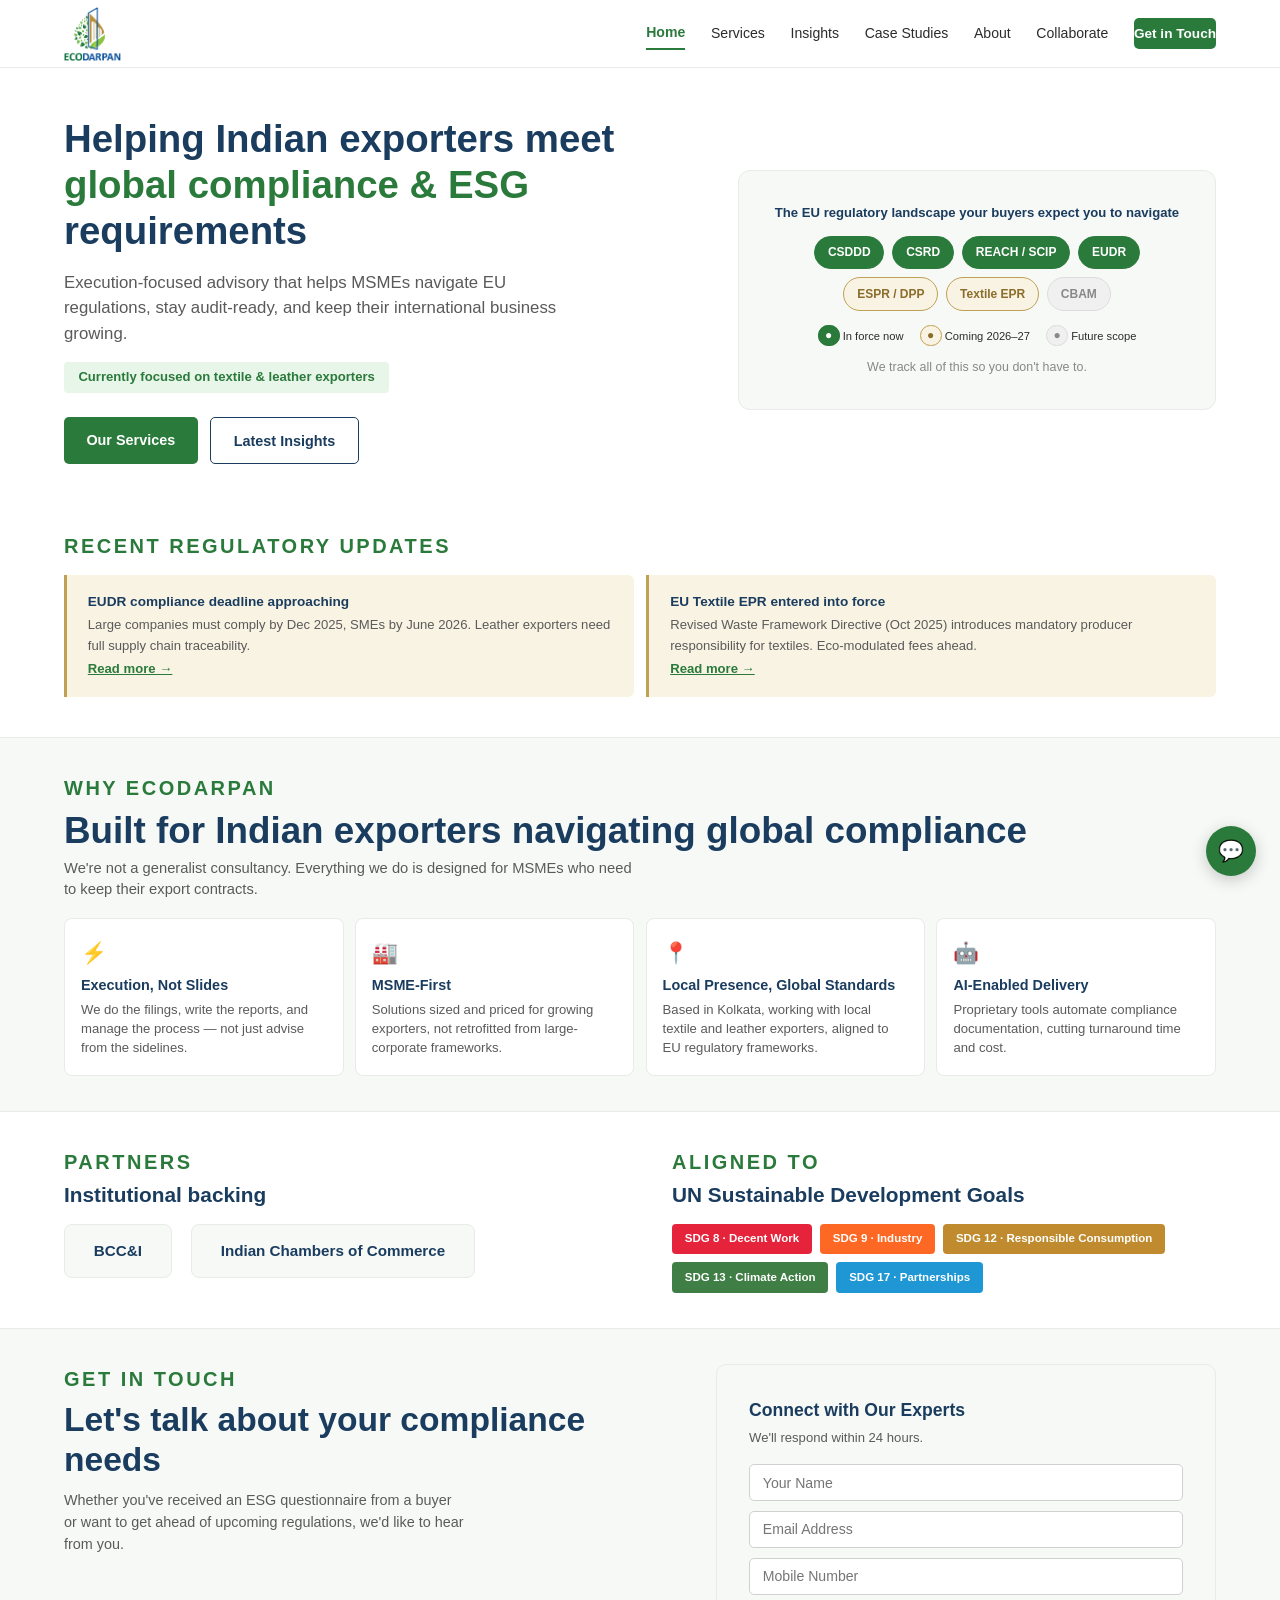
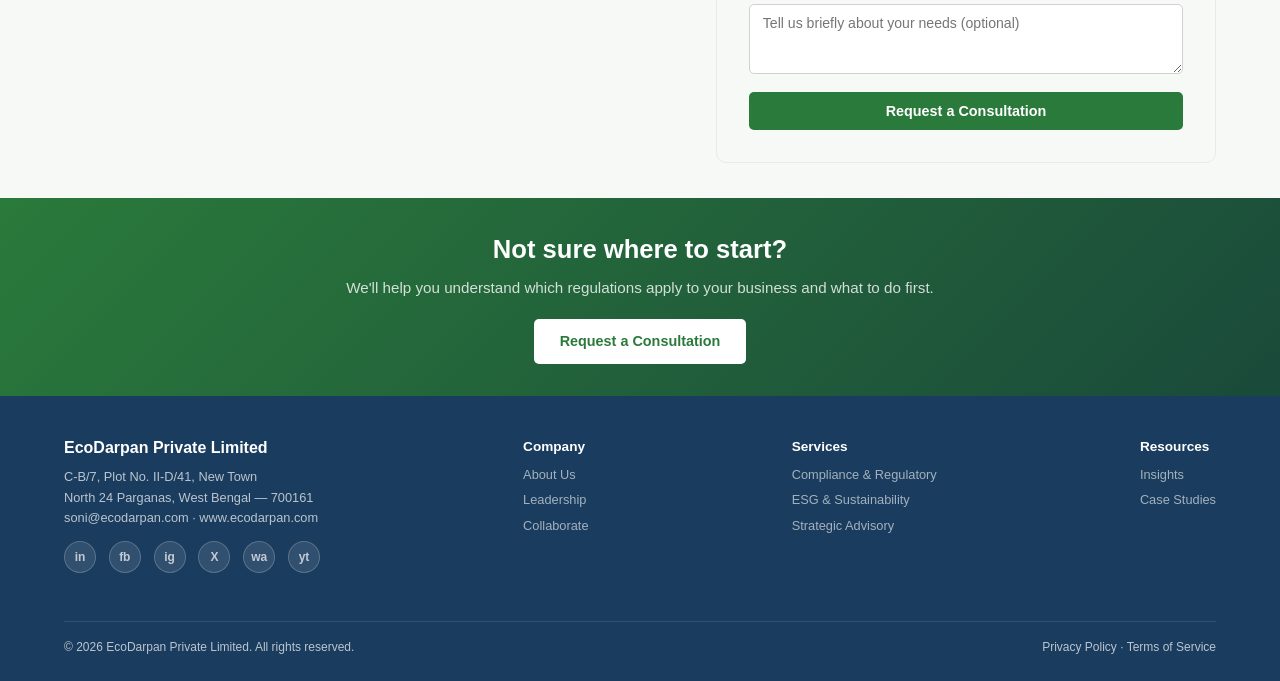
<file: index.html>
<!DOCTYPE html>
<html lang="en">
<head>
<meta charset="UTF-8">
<meta name="viewport" content="width=device-width, initial-scale=1.0">
<title>EcoDarpan — Sustainability & Compliance Advisory for Indian Exporters</title>
<link rel="stylesheet" href="styles.css">
</head>
<body>

<nav>
  <a href="index.html" class="nav-logo">
    <img src="ecodarpan-logo.png" alt="EcoDarpan">
  </a>
  <div class="nav-links">
    <a href="index.html" class="active">Home</a>
    <a href="services.html">Services</a>
    <a href="insights.html">Insights</a>
    <a href="case-studies.html">Case Studies</a>
    <a href="about.html">About</a>
    <a href="collaborate.html">Collaborate</a>
    <a href="index.html#contact" class="nav-cta">Get in Touch</a>
  </div>
</nav>

<!-- HERO -->
<section class="hero">
  <div class="hero-text">
    <h1>Helping Indian exporters meet <span>global compliance & ESG</span> requirements</h1>
    <p class="hero-sub">Execution-focused advisory that helps MSMEs navigate EU regulations, stay audit-ready, and keep their international business growing.</p>
    <div class="hero-focus">Currently focused on textile & leather exporters</div>
    <div class="hero-actions">
      <a href="services.html" class="btn-primary">Our Services</a>
      <a href="insights.html" class="btn-outline">Latest Insights</a>
    </div>
  </div>
  <div class="hero-graphic">
    <p style="font-size:0.82rem; color:var(--navy); font-weight:600; margin-bottom:0.8rem;">The EU regulatory landscape your buyers expect you to navigate</p>
    <div class="reg-cloud">
      <span class="reg-pill active">CSDDD</span>
      <span class="reg-pill active">CSRD</span>
      <span class="reg-pill active">REACH / SCIP</span>
      <span class="reg-pill active">EUDR</span>
      <span class="reg-pill upcoming">ESPR / DPP</span>
      <span class="reg-pill upcoming">Textile EPR</span>
      <span class="reg-pill future">CBAM</span>
    </div>
    <div style="display:flex; gap:1rem; justify-content:center; margin-top:0.6rem; font-size:0.7rem;">
      <span><span class="reg-pill active" style="padding:0.15rem 0.4rem;">●</span> In force now</span>
      <span><span class="reg-pill upcoming" style="padding:0.15rem 0.4rem;">●</span> Coming 2026–27</span>
      <span><span class="reg-pill future" style="padding:0.15rem 0.4rem;">●</span> Future scope</span>
    </div>
    <p class="graphic-caption" style="margin-top:0.8rem;">We track all of this so you don't have to.</p>
  </div>
</section>

<!-- REGULATORY CALLOUTS -->
<section style="padding-top:2rem; padding-bottom:1.5rem;">
  <div class="section-label">Recent Regulatory Updates</div>
  <div style="display:grid; grid-template-columns: repeat(2, 1fr); gap:0.8rem; margin-top:0.8rem;">
    <div class="reg-callout">
      <h4>EUDR compliance deadline approaching</h4>
      <p>Large companies must comply by Dec 2025, SMEs by June 2026. Leather exporters need full supply chain traceability.</p>
      <a href="insights.html">Read more →</a>
    </div>
    <div class="reg-callout">
      <h4>EU Textile EPR entered into force</h4>
      <p>Revised Waste Framework Directive (Oct 2025) introduces mandatory producer responsibility for textiles. Eco-modulated fees ahead.</p>
      <a href="insights.html">Read more →</a>
    </div>
  </div>
</section>

<!-- WHY ECODARPAN -->
<section class="why">
  <div class="section-label">Why EcoDarpan</div>
  <div class="section-title">Built for Indian exporters navigating global compliance</div>
  <div class="section-subtitle">We're not a generalist consultancy. Everything we do is designed for MSMEs who need to keep their export contracts.</div>
  <div class="why-grid">
    <div class="why-card">
      <div class="why-icon">⚡</div>
      <h4>Execution, Not Slides</h4>
      <p>We do the filings, write the reports, and manage the process — not just advise from the sidelines.</p>
    </div>
    <div class="why-card">
      <div class="why-icon">🏭</div>
      <h4>MSME-First</h4>
      <p>Solutions sized and priced for growing exporters, not retrofitted from large-corporate frameworks.</p>
    </div>
    <div class="why-card">
      <div class="why-icon">📍</div>
      <h4>Local Presence, Global Standards</h4>
      <p>Based in Kolkata, working with local textile and leather exporters, aligned to EU regulatory frameworks.</p>
    </div>
    <div class="why-card">
      <div class="why-icon">🤖</div>
      <h4>AI-Enabled Delivery</h4>
      <p>Proprietary tools automate compliance documentation, cutting turnaround time and cost.</p>
    </div>
  </div>
</section>

<!-- PARTNERS & SDGs -->
<section>
  <div style="display:flex; gap:4rem; flex-wrap:wrap;">
    <div style="flex:1; min-width:280px;">
      <div class="section-label">Partners</div>
      <div class="section-title" style="font-size:1.3rem;">Institutional backing</div>
      <div class="partners-row" style="margin-top:1rem;">
        <div class="partner-badge">BCC&I</div>
        <div class="partner-badge">Indian Chambers of Commerce</div>
      </div>
    </div>
    <div style="flex:1; min-width:280px;">
      <div class="section-label">Aligned to</div>
      <div class="section-title" style="font-size:1.3rem;">UN Sustainable Development Goals</div>
      <div class="sdg-grid" style="margin-top:1rem;">
        <span class="sdg-tag" style="background:#E5243B;">SDG 8 · Decent Work</span>
        <span class="sdg-tag" style="background:#FD6925;">SDG 9 · Industry</span>
        <span class="sdg-tag" style="background:#BF8B2E;">SDG 12 · Responsible Consumption</span>
        <span class="sdg-tag" style="background:#3F7E44;">SDG 13 · Climate Action</span>
        <span class="sdg-tag" style="background:#1F97D4;">SDG 17 · Partnerships</span>
      </div>
    </div>
  </div>
</section>

<!-- CONTACT -->
<section style="background: var(--off-white); border-top: 1px solid var(--border);" id="contact">
  <div style="display:flex; gap:3rem; align-items:flex-start; flex-wrap:wrap;">
    <div style="flex:1; min-width:280px;">
      <div class="section-label">Get in Touch</div>
      <div class="section-title">Let's talk about your compliance needs</div>
      <p style="font-size:0.9rem; color:var(--text-light); margin-top:0.5rem; max-width:400px;">Whether you've received an ESG questionnaire from a buyer or want to get ahead of upcoming regulations, we'd like to hear from you.</p>
    </div>
    <div class="contact-form">
      <h3>Connect with Our Experts</h3>
      <p class="sub">We'll respond within 24 hours.</p>
      <input type="text" placeholder="Your Name">
      <input type="email" placeholder="Email Address">
      <input type="tel" placeholder="Mobile Number">
      <textarea placeholder="Tell us briefly about your needs (optional)"></textarea>
      <button class="btn-primary" style="width:100%;">Request a Consultation</button>
    </div>
  </div>
</section>

<!-- CTA BAND -->
<section class="cta-band">
  <h2>Not sure where to start?</h2>
  <p>We'll help you understand which regulations apply to your business and what to do first.</p>
  <a href="#contact" class="btn-white">Request a Consultation</a>
</section>

<!-- FOOTER -->
<footer>
  <div class="footer-brand">
    <h3>EcoDarpan Private Limited</h3>
    <p>C-B/7, Plot No. II-D/41, New Town<br>
    North 24 Parganas, West Bengal — 700161<br>
    soni@ecodarpan.com · www.ecodarpan.com</p>
    <div class="social-icons">
      <a href="#" class="social-icon" title="LinkedIn">in</a>
      <a href="#" class="social-icon" title="Facebook">fb</a>
      <a href="#" class="social-icon" title="Instagram">ig</a>
      <a href="#" class="social-icon" title="X / Twitter">X</a>
      <a href="#" class="social-icon" title="WhatsApp">wa</a>
      <a href="#" class="social-icon" title="YouTube">yt</a>
    </div>
  </div>
  <div class="footer-links">
    <h4>Company</h4>
    <a href="about.html">About Us</a>
    <a href="about.html#leadership">Leadership</a>
    <a href="collaborate.html">Collaborate</a>
  </div>
  <div class="footer-links">
    <h4>Services</h4>
    <a href="services.html#compliance">Compliance & Regulatory</a>
    <a href="services.html#esg">ESG & Sustainability</a>
    <a href="services.html#strategic">Strategic Advisory</a>
  </div>
  <div class="footer-links">
    <h4>Resources</h4>
    <a href="insights.html">Insights</a>
    <a href="case-studies.html">Case Studies</a>
  </div>
  <div class="footer-bottom">
    <span>&copy; 2026 EcoDarpan Private Limited. All rights reserved.</span>
    <span>Privacy Policy &middot; Terms of Service</span>
  </div>
</footer>

<button class="chat-btn" title="Chat with Experts">💬</button>

</body>
</html>
</file>
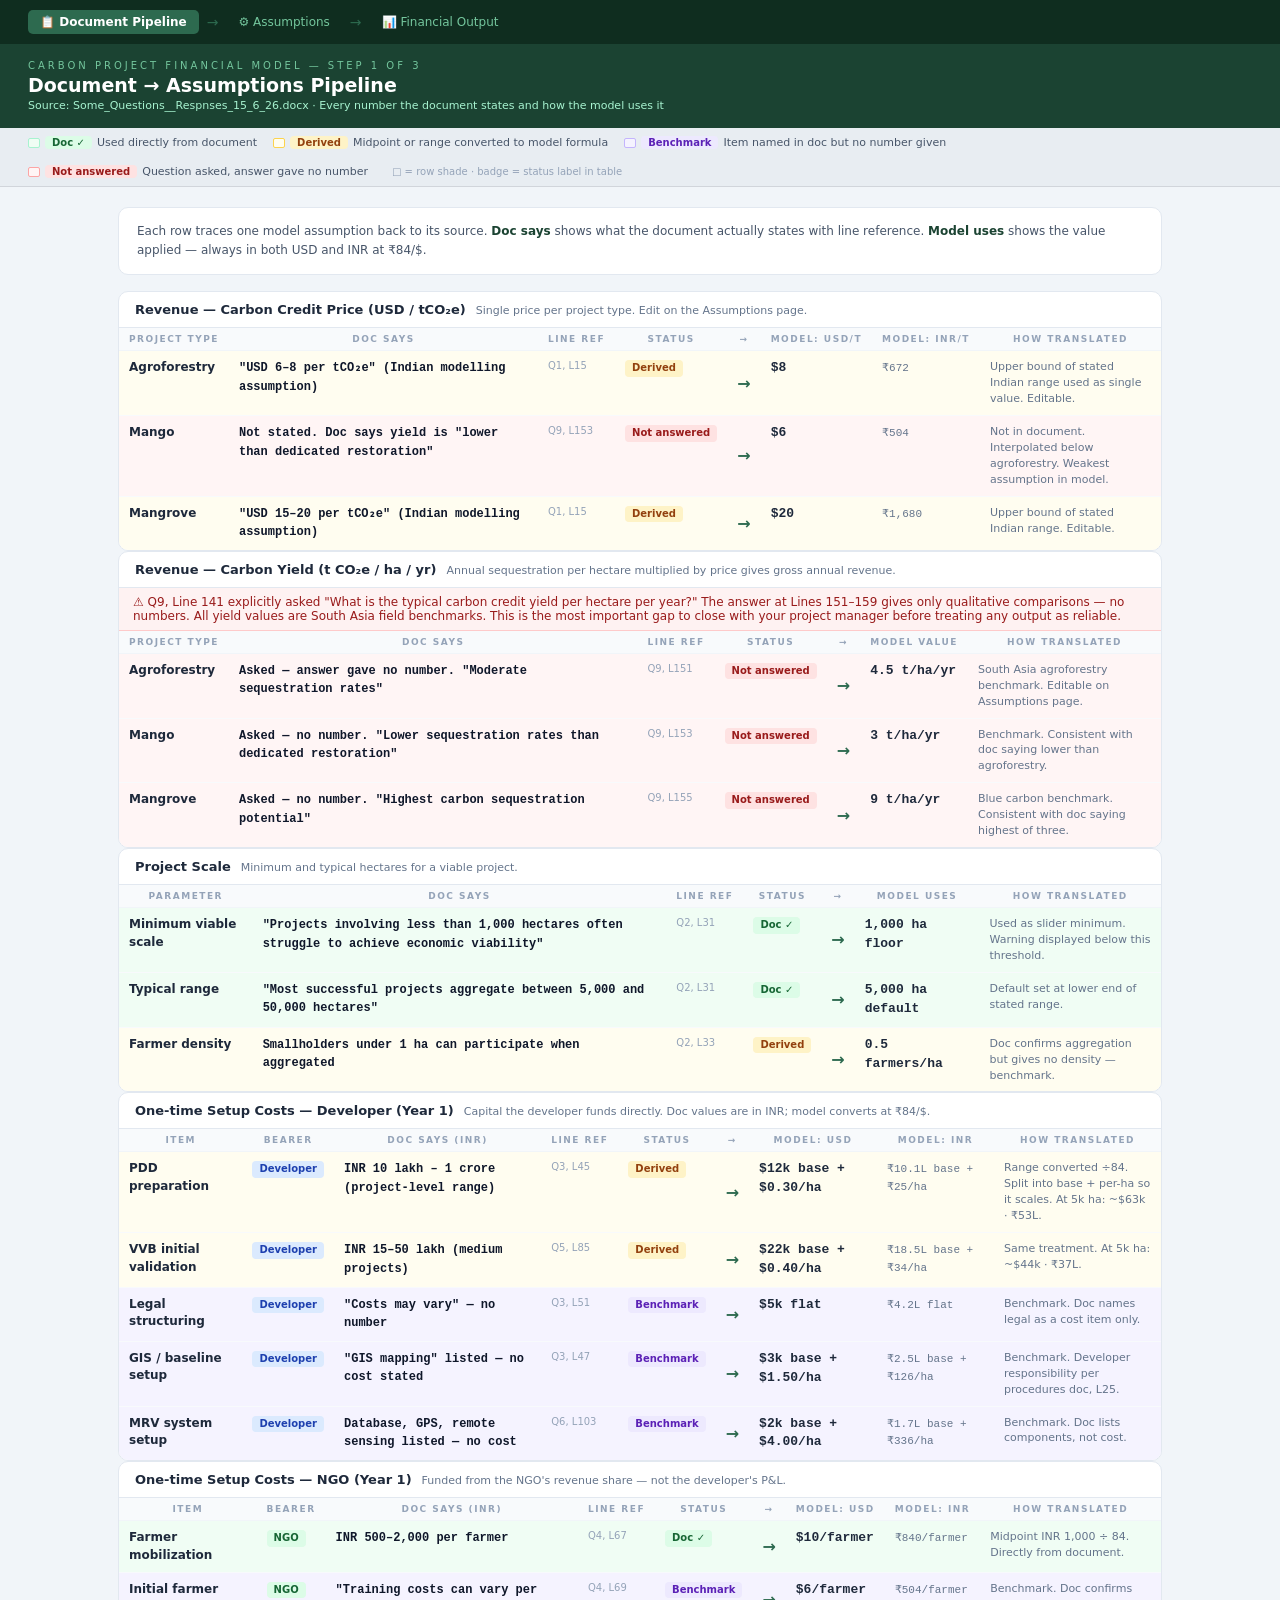
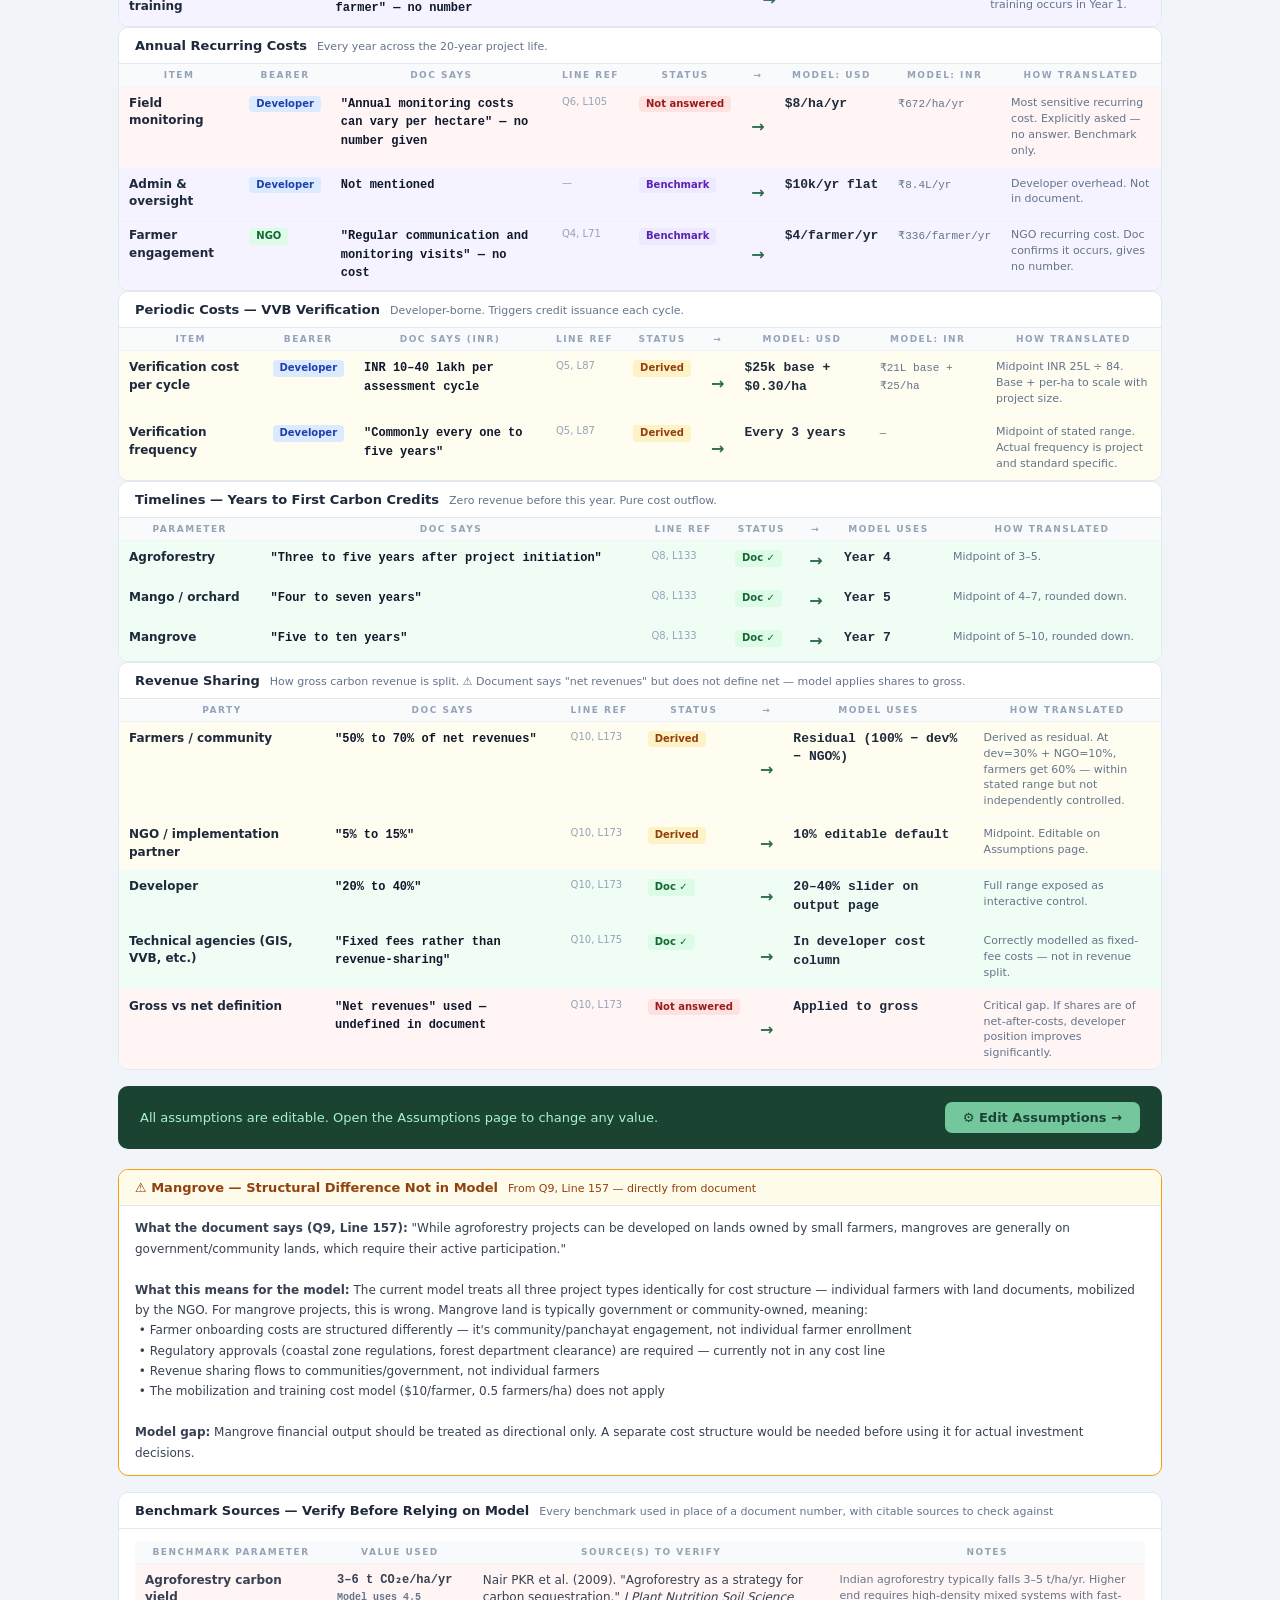
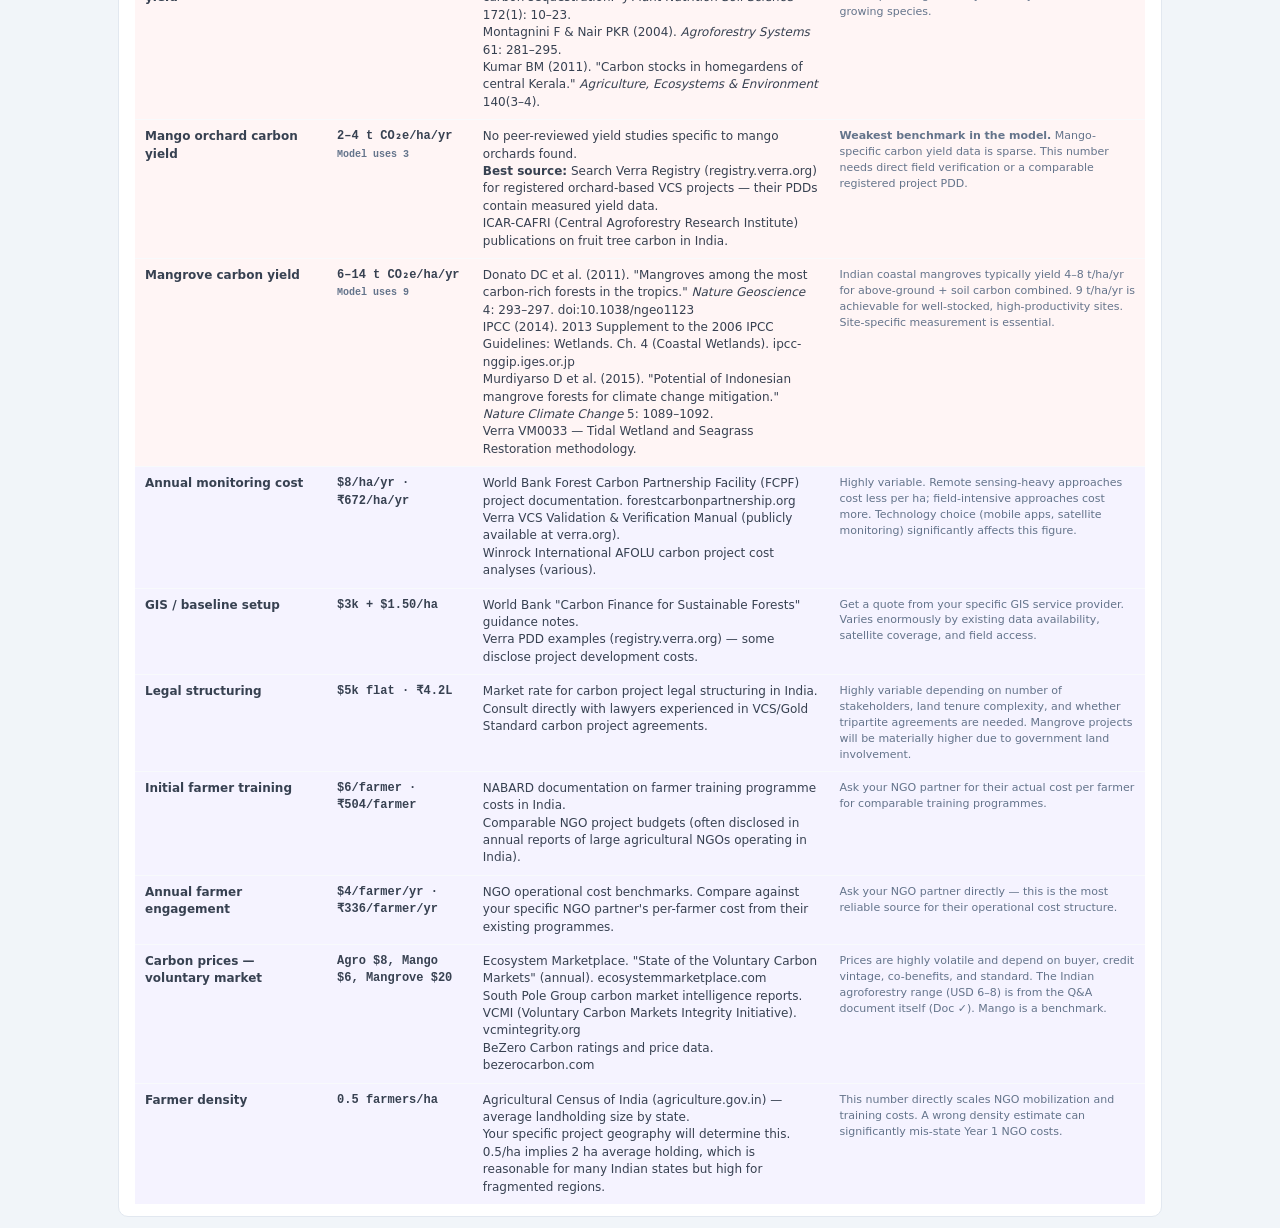
<file: carbon_credit/index.html>
<!DOCTYPE html>
<html lang="en">
<head>
<meta charset="UTF-8">
<meta http-equiv="refresh" content="0; url=pipeline.html">
<title>Carbon Project</title>
<script>location.replace('pipeline.html');</script>
</head>
<body>
<p>Loading… if you are not redirected, <a href="pipeline.html">click here</a>.</p>
</body>
</html>
</file>
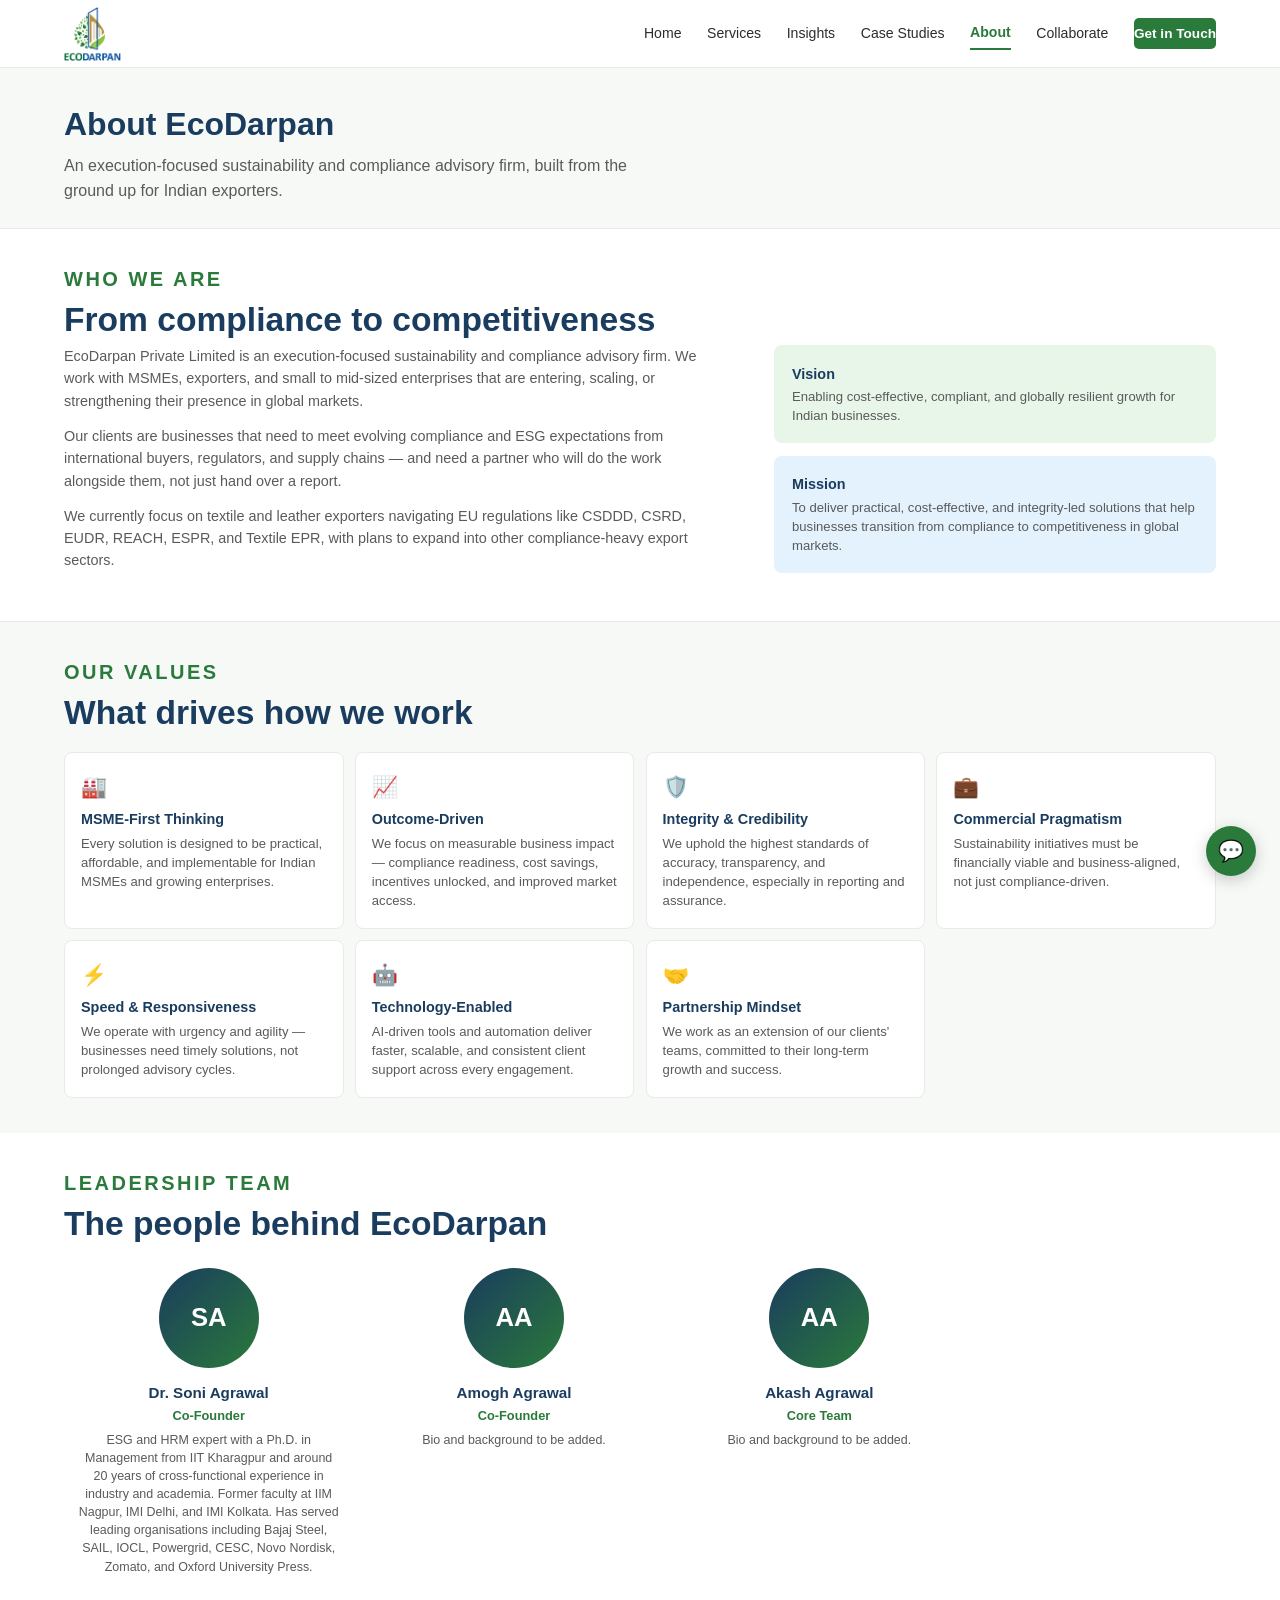
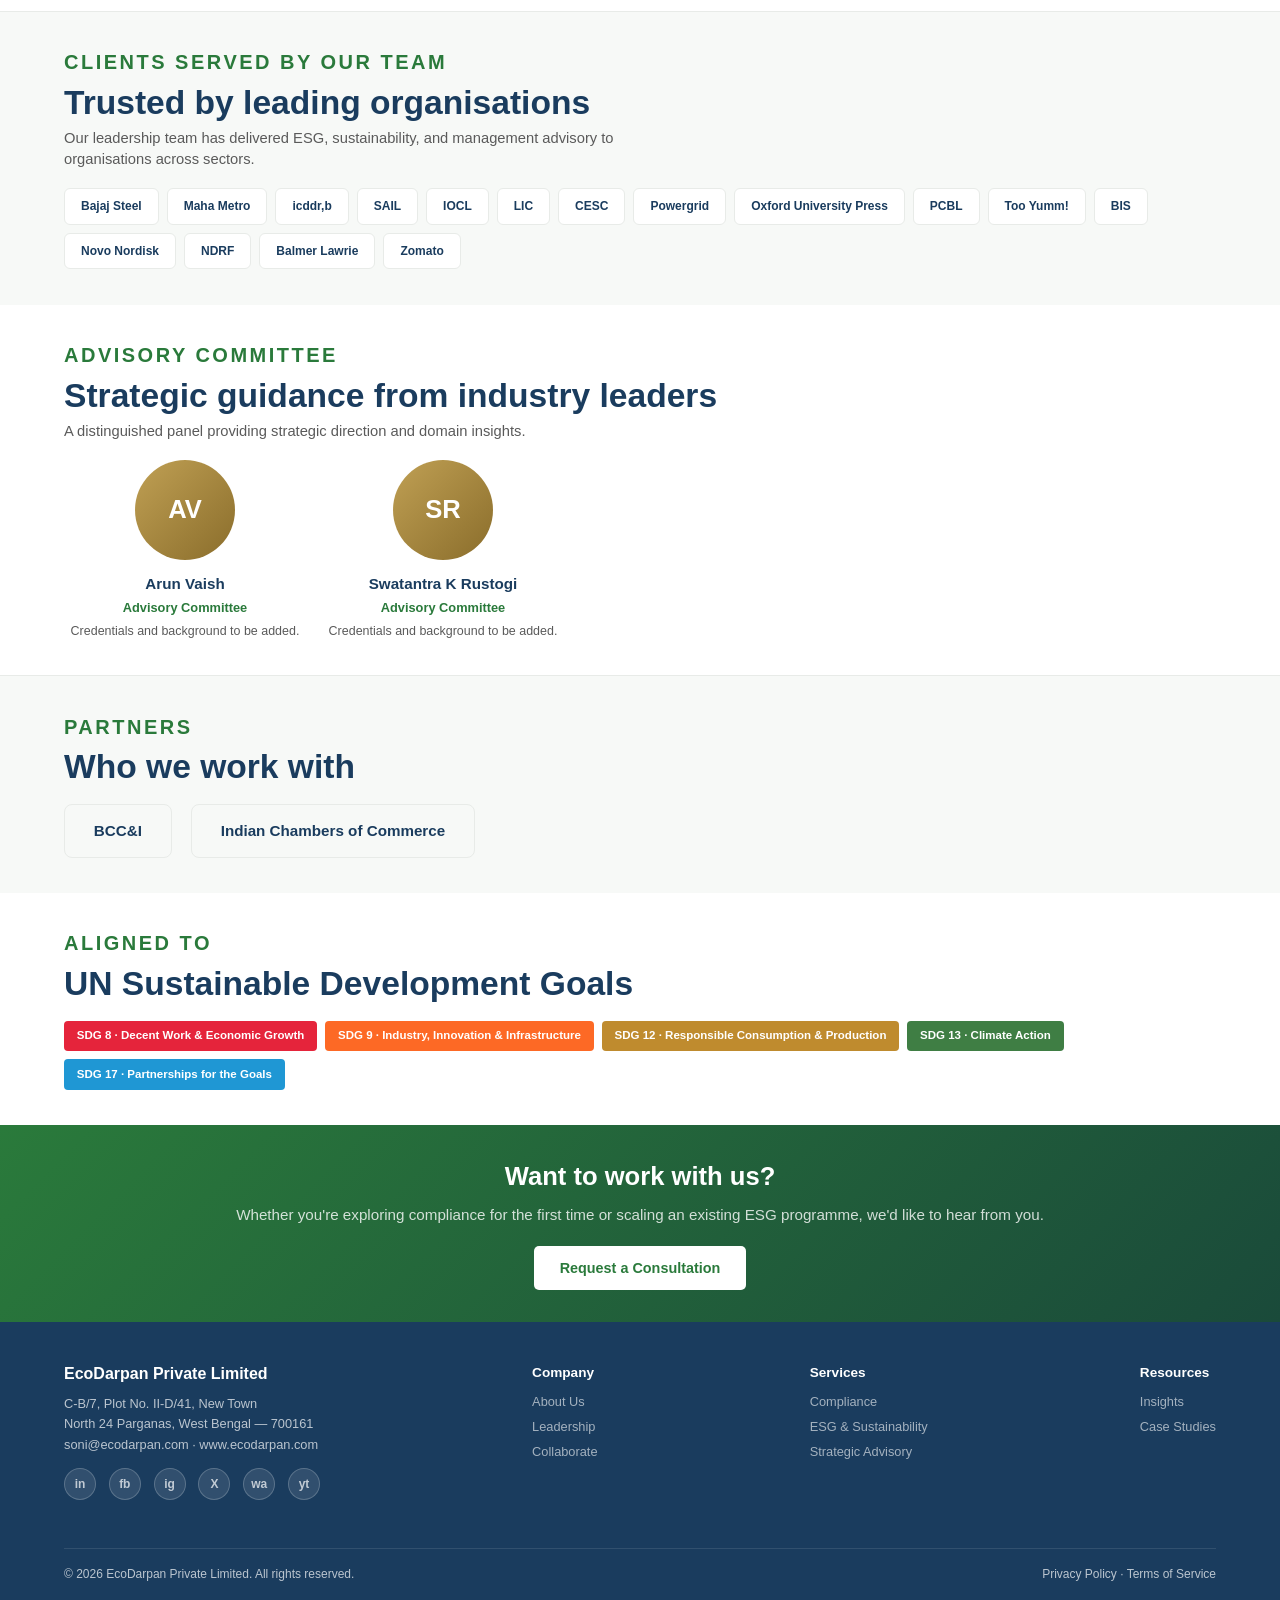
<file: about.html>
<!DOCTYPE html>
<html lang="en">
<head>
<meta charset="UTF-8">
<meta name="viewport" content="width=device-width, initial-scale=1.0">
<title>About — EcoDarpan</title>
<link rel="stylesheet" href="styles.css">
</head>
<body>

<nav>
  <a href="index.html" class="nav-logo"><img src="ecodarpan-logo.png" alt="EcoDarpan"></a>
  <div class="nav-links">
    <a href="index.html">Home</a>
    <a href="services.html">Services</a>
    <a href="insights.html">Insights</a>
    <a href="case-studies.html">Case Studies</a>
    <a href="about.html" class="active">About</a>
    <a href="collaborate.html">Collaborate</a>
    <a href="index.html#contact" class="nav-cta">Get in Touch</a>
  </div>
</nav>

<div class="page-header">
  <h1>About EcoDarpan</h1>
  <p>An execution-focused sustainability and compliance advisory firm, built from the ground up for Indian exporters.</p>
</div>

<!-- WHO WE ARE -->
<section>
  <div class="section-label">Who We Are</div>
  <div class="section-title">From compliance to competitiveness</div>
  <div class="about-content">
    <div class="about-text">
      <p>EcoDarpan Private Limited is an execution-focused sustainability and compliance advisory firm. We work with MSMEs, exporters, and small to mid-sized enterprises that are entering, scaling, or strengthening their presence in global markets.</p>
      <p>Our clients are businesses that need to meet evolving compliance and ESG expectations from international buyers, regulators, and supply chains — and need a partner who will do the work alongside them, not just hand over a report.</p>
      <p>We currently focus on textile and leather exporters navigating EU regulations like CSDDD, CSRD, EUDR, REACH, ESPR, and Textile EPR, with plans to expand into other compliance-heavy export sectors.</p>
    </div>
    <div class="about-values">
      <div class="vm-card" style="background: var(--green-light);">
        <h4>Vision</h4>
        <p>Enabling cost-effective, compliant, and globally resilient growth for Indian businesses.</p>
      </div>
      <div class="vm-card" style="background: #E3F2FD;">
        <h4>Mission</h4>
        <p>To deliver practical, cost-effective, and integrity-led solutions that help businesses transition from compliance to competitiveness in global markets.</p>
      </div>
    </div>
  </div>
</section>

<!-- VALUES -->
<section style="background: var(--off-white); border-top: 1px solid var(--border);">
  <div class="section-label">Our Values</div>
  <div class="section-title">What drives how we work</div>
  <div class="why-grid" style="margin-top: 1.2rem;">
    <div class="why-card">
      <div class="why-icon">🏭</div>
      <h4>MSME-First Thinking</h4>
      <p>Every solution is designed to be practical, affordable, and implementable for Indian MSMEs and growing enterprises.</p>
    </div>
    <div class="why-card">
      <div class="why-icon">📈</div>
      <h4>Outcome-Driven</h4>
      <p>We focus on measurable business impact — compliance readiness, cost savings, incentives unlocked, and improved market access.</p>
    </div>
    <div class="why-card">
      <div class="why-icon">🛡️</div>
      <h4>Integrity & Credibility</h4>
      <p>We uphold the highest standards of accuracy, transparency, and independence, especially in reporting and assurance.</p>
    </div>
    <div class="why-card">
      <div class="why-icon">💼</div>
      <h4>Commercial Pragmatism</h4>
      <p>Sustainability initiatives must be financially viable and business-aligned, not just compliance-driven.</p>
    </div>
    <div class="why-card">
      <div class="why-icon">⚡</div>
      <h4>Speed & Responsiveness</h4>
      <p>We operate with urgency and agility — businesses need timely solutions, not prolonged advisory cycles.</p>
    </div>
    <div class="why-card">
      <div class="why-icon">🤖</div>
      <h4>Technology-Enabled</h4>
      <p>AI-driven tools and automation deliver faster, scalable, and consistent client support across every engagement.</p>
    </div>
    <div class="why-card">
      <div class="why-icon">🤝</div>
      <h4>Partnership Mindset</h4>
      <p>We work as an extension of our clients' teams, committed to their long-term growth and success.</p>
    </div>
  </div>
</section>

<!-- LEADERSHIP -->
<section id="leadership">
  <div class="section-label">Leadership Team</div>
  <div class="section-title">The people behind EcoDarpan</div>
  <div class="team-grid" style="margin-top:1.5rem; grid-template-columns: repeat(3, 1fr);">
    <div class="team-card">
      <div class="team-avatar">SA</div>
      <h4>Dr. Soni Agrawal</h4>
      <p class="role">Co-Founder</p>
      <p class="bio">ESG and HRM expert with a Ph.D. in Management from IIT Kharagpur and around 20 years of cross-functional experience in industry and academia. Former faculty at IIM Nagpur, IMI Delhi, and IMI Kolkata. Has served leading organisations including Bajaj Steel, SAIL, IOCL, Powergrid, CESC, Novo Nordisk, Zomato, and Oxford University Press.</p>
    </div>
    <div class="team-card">
      <div class="team-avatar">AA</div>
      <h4>Amogh Agrawal</h4>
      <p class="role">Co-Founder</p>
      <p class="bio">Bio and background to be added.</p>
    </div>
    <div class="team-card">
      <div class="team-avatar">AA</div>
      <h4>Akash Agrawal</h4>
      <p class="role">Core Team</p>
      <p class="bio">Bio and background to be added.</p>
    </div>
  </div>
</section>

<!-- CLIENTS SERVED -->
<section style="background: var(--off-white); border-top: 1px solid var(--border);">
  <div class="section-label">Clients Served by Our Team</div>
  <div class="section-title">Trusted by leading organisations</div>
  <div class="section-subtitle">Our leadership team has delivered ESG, sustainability, and management advisory to organisations across sectors.</div>
  <div class="client-logos">
    <div class="client-logo">Bajaj Steel</div>
    <div class="client-logo">Maha Metro</div>
    <div class="client-logo">icddr,b</div>
    <div class="client-logo">SAIL</div>
    <div class="client-logo">IOCL</div>
    <div class="client-logo">LIC</div>
    <div class="client-logo">CESC</div>
    <div class="client-logo">Powergrid</div>
    <div class="client-logo">Oxford University Press</div>
    <div class="client-logo">PCBL</div>
    <div class="client-logo">Too Yumm!</div>
    <div class="client-logo">BIS</div>
    <div class="client-logo">Novo Nordisk</div>
    <div class="client-logo">NDRF</div>
    <div class="client-logo">Balmer Lawrie</div>
    <div class="client-logo">Zomato</div>
  </div>
</section>

<!-- ADVISORY -->
<section id="advisory">
  <div class="section-label">Advisory Committee</div>
  <div class="section-title">Strategic guidance from industry leaders</div>
  <div class="section-subtitle">A distinguished panel providing strategic direction and domain insights.</div>
  <div class="team-grid" style="grid-template-columns: repeat(2, 1fr); max-width: 500px;">
    <div class="team-card">
      <div class="team-avatar" style="background: linear-gradient(135deg, var(--gold), #8a6d2b);">AV</div>
      <h4>Arun Vaish</h4>
      <p class="role">Advisory Committee</p>
      <p class="bio">Credentials and background to be added.</p>
    </div>
    <div class="team-card">
      <div class="team-avatar" style="background: linear-gradient(135deg, var(--gold), #8a6d2b);">SR</div>
      <h4>Swatantra K Rustogi</h4>
      <p class="role">Advisory Committee</p>
      <p class="bio">Credentials and background to be added.</p>
    </div>
  </div>
</section>

<!-- PARTNERS -->
<section style="background: var(--off-white); border-top: 1px solid var(--border);">
  <div class="section-label">Partners</div>
  <div class="section-title">Who we work with</div>
  <div class="partners-row" style="margin-top:1rem;">
    <div class="partner-badge">BCC&I</div>
    <div class="partner-badge">Indian Chambers of Commerce</div>
  </div>
</section>

<!-- SDGs -->
<section>
  <div class="section-label">Aligned to</div>
  <div class="section-title">UN Sustainable Development Goals</div>
  <div class="sdg-grid" style="margin-top:1rem;">
    <span class="sdg-tag" style="background:#E5243B;">SDG 8 · Decent Work & Economic Growth</span>
    <span class="sdg-tag" style="background:#FD6925;">SDG 9 · Industry, Innovation & Infrastructure</span>
    <span class="sdg-tag" style="background:#BF8B2E;">SDG 12 · Responsible Consumption & Production</span>
    <span class="sdg-tag" style="background:#3F7E44;">SDG 13 · Climate Action</span>
    <span class="sdg-tag" style="background:#1F97D4;">SDG 17 · Partnerships for the Goals</span>
  </div>
</section>

<!-- CTA -->
<section class="cta-band">
  <h2>Want to work with us?</h2>
  <p>Whether you're exploring compliance for the first time or scaling an existing ESG programme, we'd like to hear from you.</p>
  <a href="index.html#contact" class="btn-white">Request a Consultation</a>
</section>

<footer>
  <div class="footer-brand">
    <h3>EcoDarpan Private Limited</h3>
    <p>C-B/7, Plot No. II-D/41, New Town<br>North 24 Parganas, West Bengal — 700161<br>soni@ecodarpan.com · www.ecodarpan.com</p>
    <div class="social-icons">
      <a href="#" class="social-icon" title="LinkedIn">in</a>
      <a href="#" class="social-icon" title="Facebook">fb</a>
      <a href="#" class="social-icon" title="Instagram">ig</a>
      <a href="#" class="social-icon" title="X / Twitter">X</a>
      <a href="#" class="social-icon" title="WhatsApp">wa</a>
      <a href="#" class="social-icon" title="YouTube">yt</a>
    </div>
  </div>
  <div class="footer-links"><h4>Company</h4><a href="about.html">About Us</a><a href="about.html#leadership">Leadership</a><a href="collaborate.html">Collaborate</a></div>
  <div class="footer-links"><h4>Services</h4><a href="services.html#compliance">Compliance</a><a href="services.html#esg">ESG & Sustainability</a><a href="services.html#strategic">Strategic Advisory</a></div>
  <div class="footer-links"><h4>Resources</h4><a href="insights.html">Insights</a><a href="case-studies.html">Case Studies</a></div>
  <div class="footer-bottom"><span>&copy; 2026 EcoDarpan Private Limited. All rights reserved.</span><span>Privacy Policy &middot; Terms of Service</span></div>
</footer>
<button class="chat-btn" title="Chat with Experts">💬</button>
</body>
</html>
</file>
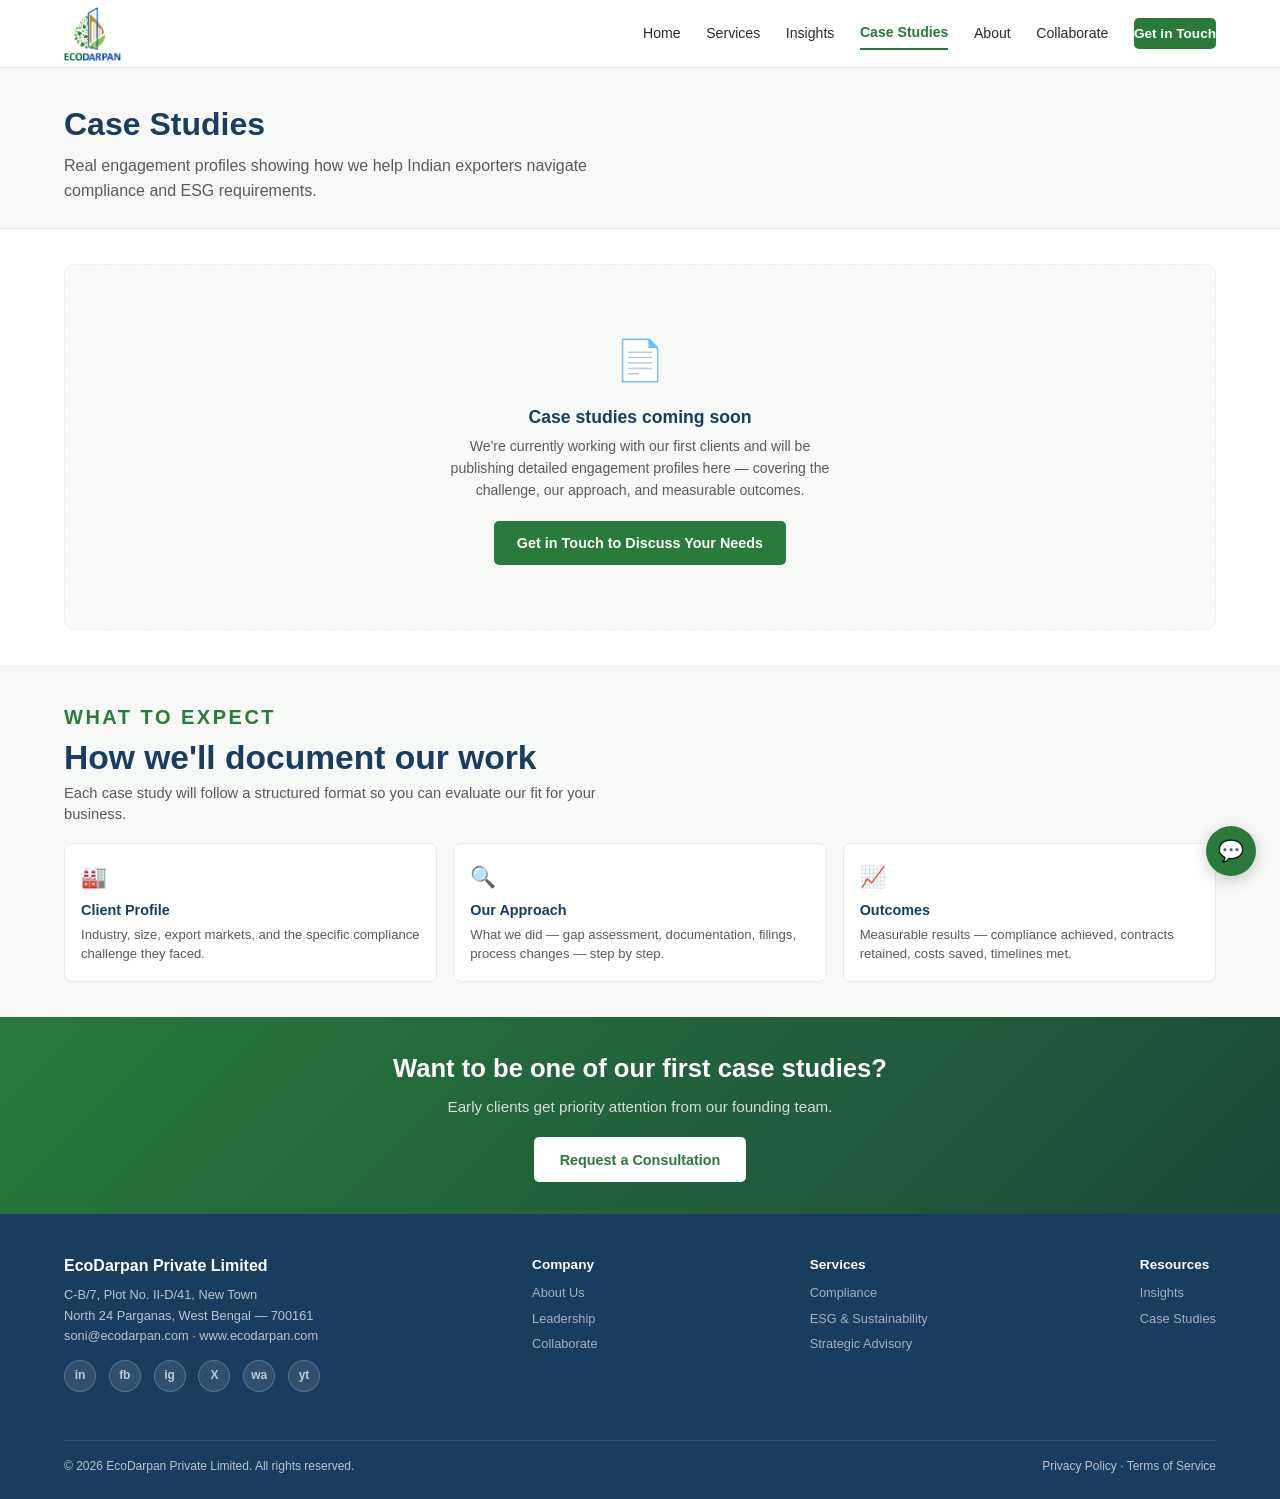
<file: case-studies.html>
<!DOCTYPE html>
<html lang="en">
<head>
<meta charset="UTF-8">
<meta name="viewport" content="width=device-width, initial-scale=1.0">
<title>Case Studies — EcoDarpan</title>
<link rel="stylesheet" href="styles.css">
</head>
<body>

<nav>
  <a href="index.html" class="nav-logo"><img src="ecodarpan-logo.png" alt="EcoDarpan"></a>
  <div class="nav-links">
    <a href="index.html">Home</a>
    <a href="services.html">Services</a>
    <a href="insights.html">Insights</a>
    <a href="case-studies.html" class="active">Case Studies</a>
    <a href="about.html">About</a>
    <a href="collaborate.html">Collaborate</a>
    <a href="index.html#contact" class="nav-cta">Get in Touch</a>
  </div>
</nav>

<div class="page-header">
  <h1>Case Studies</h1>
  <p>Real engagement profiles showing how we help Indian exporters navigate compliance and ESG requirements.</p>
</div>

<section>
  <div class="empty-state">
    <div class="empty-icon">📄</div>
    <h3>Case studies coming soon</h3>
    <p>We're currently working with our first clients and will be publishing detailed engagement profiles here — covering the challenge, our approach, and measurable outcomes.</p>
    <a href="index.html#contact" class="btn-primary" style="margin-top:1.2rem; display:inline-block;">Get in Touch to Discuss Your Needs</a>
  </div>
</section>

<!-- WHAT TO EXPECT -->
<section style="background: var(--off-white); border-top: 1px solid var(--border);">
  <div class="section-label">What to Expect</div>
  <div class="section-title">How we'll document our work</div>
  <div class="section-subtitle">Each case study will follow a structured format so you can evaluate our fit for your business.</div>
  <div style="display:grid; grid-template-columns: repeat(3,1fr); gap:1rem;">
    <div class="why-card">
      <div class="why-icon">🏭</div>
      <h4>Client Profile</h4>
      <p>Industry, size, export markets, and the specific compliance challenge they faced.</p>
    </div>
    <div class="why-card">
      <div class="why-icon">🔍</div>
      <h4>Our Approach</h4>
      <p>What we did — gap assessment, documentation, filings, process changes — step by step.</p>
    </div>
    <div class="why-card">
      <div class="why-icon">📈</div>
      <h4>Outcomes</h4>
      <p>Measurable results — compliance achieved, contracts retained, costs saved, timelines met.</p>
    </div>
  </div>
</section>

<section class="cta-band">
  <h2>Want to be one of our first case studies?</h2>
  <p>Early clients get priority attention from our founding team.</p>
  <a href="index.html#contact" class="btn-white">Request a Consultation</a>
</section>

<footer>
  <div class="footer-brand">
    <h3>EcoDarpan Private Limited</h3>
    <p>C-B/7, Plot No. II-D/41, New Town<br>North 24 Parganas, West Bengal — 700161<br>soni@ecodarpan.com · www.ecodarpan.com</p>
    <div class="social-icons">
      <a href="#" class="social-icon" title="LinkedIn">in</a>
      <a href="#" class="social-icon" title="Facebook">fb</a>
      <a href="#" class="social-icon" title="Instagram">ig</a>
      <a href="#" class="social-icon" title="X / Twitter">X</a>
      <a href="#" class="social-icon" title="WhatsApp">wa</a>
      <a href="#" class="social-icon" title="YouTube">yt</a>
    </div>
  </div>
  <div class="footer-links"><h4>Company</h4><a href="about.html">About Us</a><a href="about.html#leadership">Leadership</a><a href="collaborate.html">Collaborate</a></div>
  <div class="footer-links"><h4>Services</h4><a href="services.html#compliance">Compliance</a><a href="services.html#esg">ESG & Sustainability</a><a href="services.html#strategic">Strategic Advisory</a></div>
  <div class="footer-links"><h4>Resources</h4><a href="insights.html">Insights</a><a href="case-studies.html">Case Studies</a></div>
  <div class="footer-bottom"><span>&copy; 2026 EcoDarpan Private Limited. All rights reserved.</span><span>Privacy Policy &middot; Terms of Service</span></div>
</footer>
<button class="chat-btn" title="Chat with Experts">💬</button>
</body>
</html>
</file>
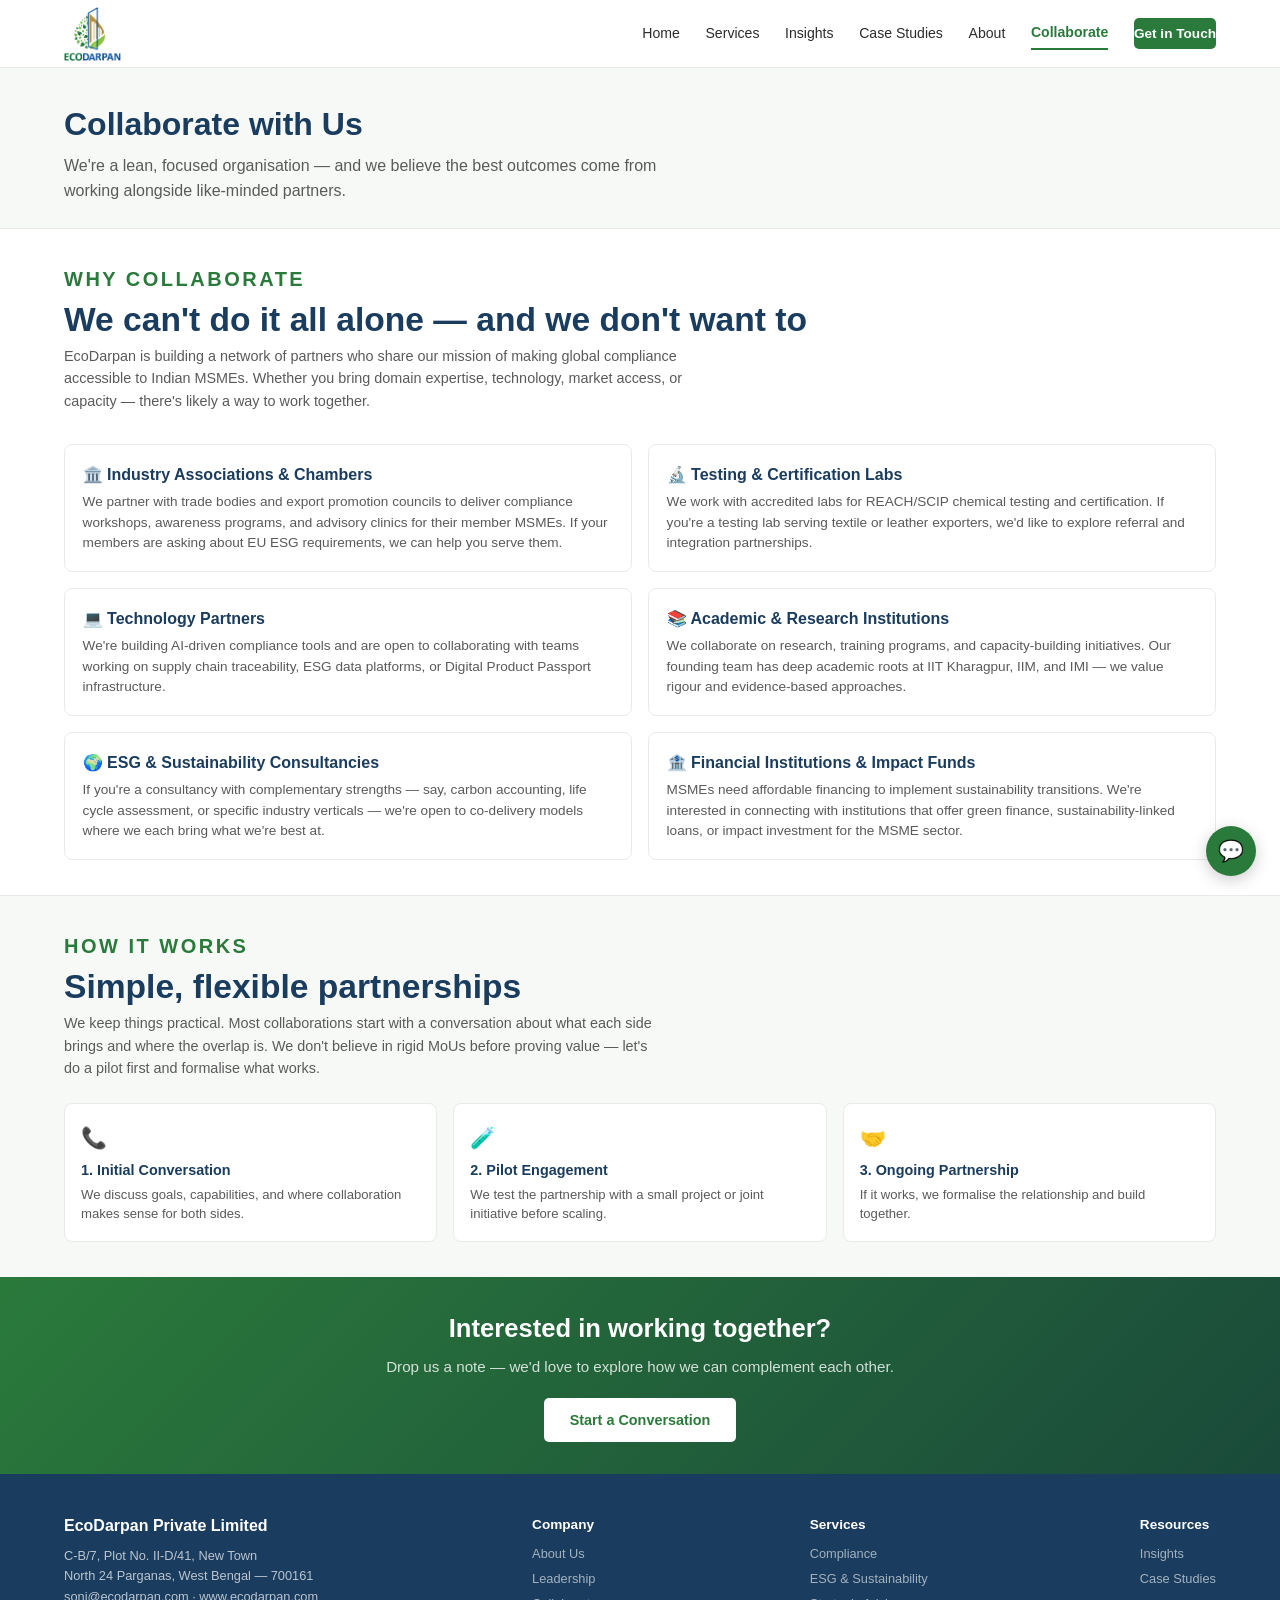
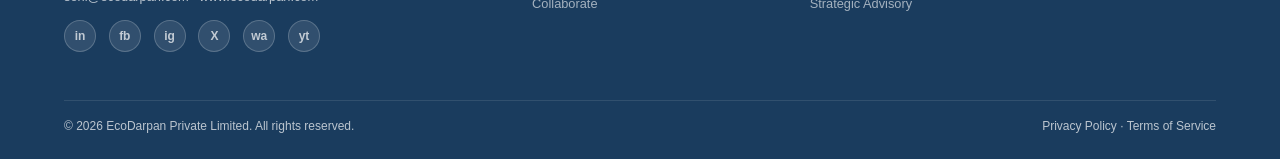
<file: collaborate.html>
<!DOCTYPE html>
<html lang="en">
<head>
<meta charset="UTF-8">
<meta name="viewport" content="width=device-width, initial-scale=1.0">
<title>Collaborate — EcoDarpan</title>
<link rel="stylesheet" href="styles.css">
</head>
<body>

<nav>
  <a href="index.html" class="nav-logo"><img src="ecodarpan-logo.png" alt="EcoDarpan"></a>
  <div class="nav-links">
    <a href="index.html">Home</a>
    <a href="services.html">Services</a>
    <a href="insights.html">Insights</a>
    <a href="case-studies.html">Case Studies</a>
    <a href="about.html">About</a>
    <a href="collaborate.html" class="active">Collaborate</a>
    <a href="index.html#contact" class="nav-cta">Get in Touch</a>
  </div>
</nav>

<div class="page-header">
  <h1>Collaborate with Us</h1>
  <p>We're a lean, focused organisation — and we believe the best outcomes come from working alongside like-minded partners.</p>
</div>

<section>
  <div class="section-label">Why Collaborate</div>
  <div class="section-title">We can't do it all alone — and we don't want to</div>
  <p style="font-size:0.9rem; color:var(--text-light); max-width:650px; margin-bottom:2rem; line-height:1.55;">EcoDarpan is building a network of partners who share our mission of making global compliance accessible to Indian MSMEs. Whether you bring domain expertise, technology, market access, or capacity — there's likely a way to work together.</p>

  <div style="display:grid; grid-template-columns: repeat(2, 1fr); gap:1rem;">
    <div class="collab-card">
      <h4>🏛️ Industry Associations & Chambers</h4>
      <p>We partner with trade bodies and export promotion councils to deliver compliance workshops, awareness programs, and advisory clinics for their member MSMEs. If your members are asking about EU ESG requirements, we can help you serve them.</p>
    </div>
    <div class="collab-card">
      <h4>🔬 Testing & Certification Labs</h4>
      <p>We work with accredited labs for REACH/SCIP chemical testing and certification. If you're a testing lab serving textile or leather exporters, we'd like to explore referral and integration partnerships.</p>
    </div>
    <div class="collab-card">
      <h4>💻 Technology Partners</h4>
      <p>We're building AI-driven compliance tools and are open to collaborating with teams working on supply chain traceability, ESG data platforms, or Digital Product Passport infrastructure.</p>
    </div>
    <div class="collab-card">
      <h4>📚 Academic & Research Institutions</h4>
      <p>We collaborate on research, training programs, and capacity-building initiatives. Our founding team has deep academic roots at IIT Kharagpur, IIM, and IMI — we value rigour and evidence-based approaches.</p>
    </div>
    <div class="collab-card">
      <h4>🌍 ESG & Sustainability Consultancies</h4>
      <p>If you're a consultancy with complementary strengths — say, carbon accounting, life cycle assessment, or specific industry verticals — we're open to co-delivery models where we each bring what we're best at.</p>
    </div>
    <div class="collab-card">
      <h4>🏦 Financial Institutions & Impact Funds</h4>
      <p>MSMEs need affordable financing to implement sustainability transitions. We're interested in connecting with institutions that offer green finance, sustainability-linked loans, or impact investment for the MSME sector.</p>
    </div>
  </div>
</section>

<!-- HOW IT WORKS -->
<section style="background: var(--off-white); border-top: 1px solid var(--border);">
  <div class="section-label">How it Works</div>
  <div class="section-title">Simple, flexible partnerships</div>
  <p style="font-size:0.9rem; color:var(--text-light); max-width:600px; margin-bottom:1.5rem; line-height:1.55;">We keep things practical. Most collaborations start with a conversation about what each side brings and where the overlap is. We don't believe in rigid MoUs before proving value — let's do a pilot first and formalise what works.</p>
  <div style="display:grid; grid-template-columns: repeat(3,1fr); gap:1rem;">
    <div class="why-card">
      <div class="why-icon">📞</div>
      <h4>1. Initial Conversation</h4>
      <p>We discuss goals, capabilities, and where collaboration makes sense for both sides.</p>
    </div>
    <div class="why-card">
      <div class="why-icon">🧪</div>
      <h4>2. Pilot Engagement</h4>
      <p>We test the partnership with a small project or joint initiative before scaling.</p>
    </div>
    <div class="why-card">
      <div class="why-icon">🤝</div>
      <h4>3. Ongoing Partnership</h4>
      <p>If it works, we formalise the relationship and build together.</p>
    </div>
  </div>
</section>

<!-- CTA -->
<section class="cta-band">
  <h2>Interested in working together?</h2>
  <p>Drop us a note — we'd love to explore how we can complement each other.</p>
  <a href="index.html#contact" class="btn-white">Start a Conversation</a>
</section>

<footer>
  <div class="footer-brand">
    <h3>EcoDarpan Private Limited</h3>
    <p>C-B/7, Plot No. II-D/41, New Town<br>North 24 Parganas, West Bengal — 700161<br>soni@ecodarpan.com · www.ecodarpan.com</p>
    <div class="social-icons">
      <a href="#" class="social-icon" title="LinkedIn">in</a>
      <a href="#" class="social-icon" title="Facebook">fb</a>
      <a href="#" class="social-icon" title="Instagram">ig</a>
      <a href="#" class="social-icon" title="X / Twitter">X</a>
      <a href="#" class="social-icon" title="WhatsApp">wa</a>
      <a href="#" class="social-icon" title="YouTube">yt</a>
    </div>
  </div>
  <div class="footer-links"><h4>Company</h4><a href="about.html">About Us</a><a href="about.html#leadership">Leadership</a><a href="collaborate.html">Collaborate</a></div>
  <div class="footer-links"><h4>Services</h4><a href="services.html#compliance">Compliance</a><a href="services.html#esg">ESG & Sustainability</a><a href="services.html#strategic">Strategic Advisory</a></div>
  <div class="footer-links"><h4>Resources</h4><a href="insights.html">Insights</a><a href="case-studies.html">Case Studies</a></div>
  <div class="footer-bottom"><span>&copy; 2026 EcoDarpan Private Limited. All rights reserved.</span><span>Privacy Policy &middot; Terms of Service</span></div>
</footer>
<button class="chat-btn" title="Chat with Experts">💬</button>
</body>
</html>
</file>
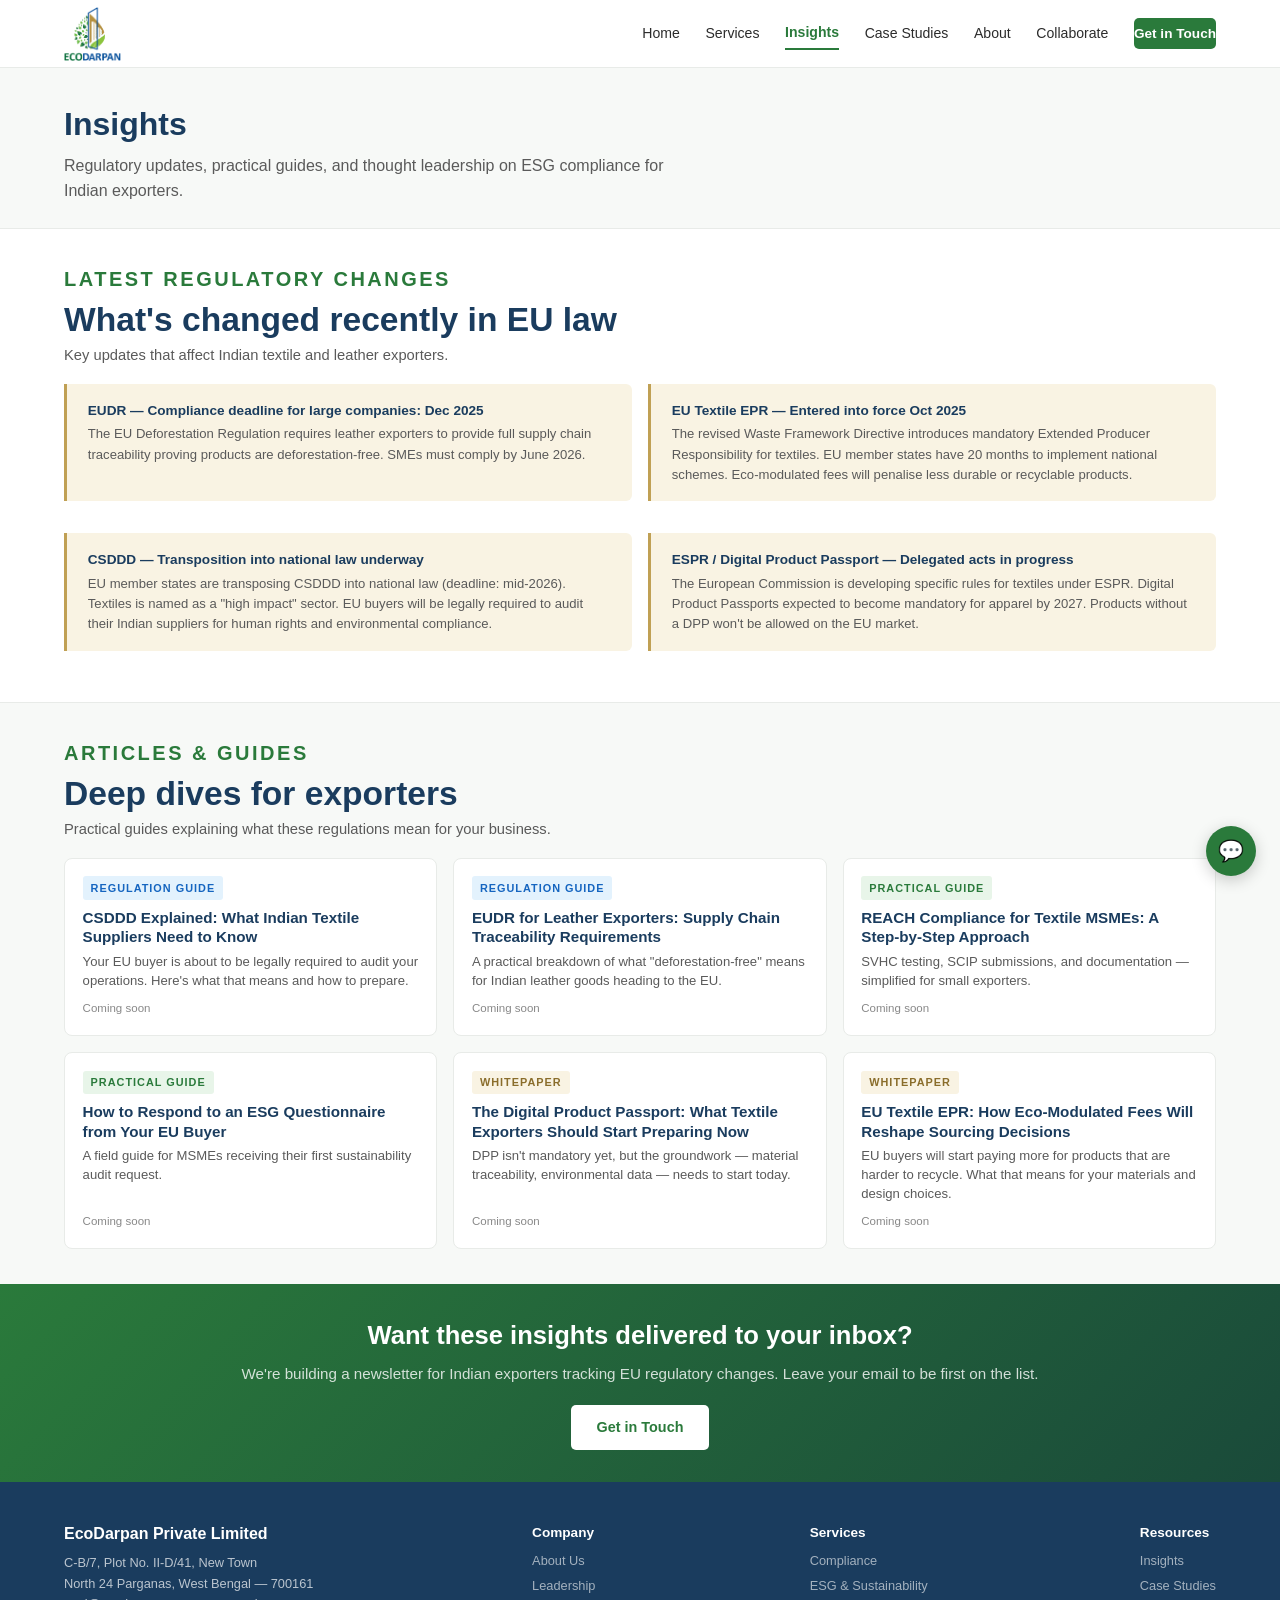
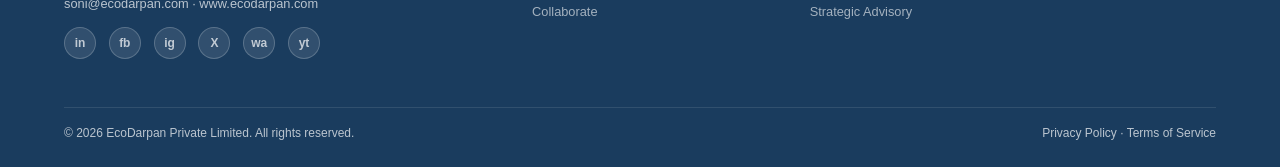
<file: insights.html>
<!DOCTYPE html>
<html lang="en">
<head>
<meta charset="UTF-8">
<meta name="viewport" content="width=device-width, initial-scale=1.0">
<title>Insights — EcoDarpan</title>
<link rel="stylesheet" href="styles.css">
</head>
<body>

<nav>
  <a href="index.html" class="nav-logo"><img src="ecodarpan-logo.png" alt="EcoDarpan"></a>
  <div class="nav-links">
    <a href="index.html">Home</a>
    <a href="services.html">Services</a>
    <a href="insights.html" class="active">Insights</a>
    <a href="case-studies.html">Case Studies</a>
    <a href="about.html">About</a>
    <a href="collaborate.html">Collaborate</a>
    <a href="index.html#contact" class="nav-cta">Get in Touch</a>
  </div>
</nav>

<div class="page-header">
  <h1>Insights</h1>
  <p>Regulatory updates, practical guides, and thought leadership on ESG compliance for Indian exporters.</p>
</div>

<!-- LATEST REGULATORY CHANGES -->
<section>
  <div class="section-label">Latest Regulatory Changes</div>
  <div class="section-title">What's changed recently in EU law</div>
  <div class="section-subtitle">Key updates that affect Indian textile and leather exporters.</div>

  <div style="display:grid; grid-template-columns: repeat(2, 1fr); gap:1rem;">
    <div class="reg-callout">
      <h4>EUDR — Compliance deadline for large companies: Dec 2025</h4>
      <p>The EU Deforestation Regulation requires leather exporters to provide full supply chain traceability proving products are deforestation-free. SMEs must comply by June 2026.</p>
    </div>
    <div class="reg-callout">
      <h4>EU Textile EPR — Entered into force Oct 2025</h4>
      <p>The revised Waste Framework Directive introduces mandatory Extended Producer Responsibility for textiles. EU member states have 20 months to implement national schemes. Eco-modulated fees will penalise less durable or recyclable products.</p>
    </div>
    <div class="reg-callout">
      <h4>CSDDD — Transposition into national law underway</h4>
      <p>EU member states are transposing CSDDD into national law (deadline: mid-2026). Textiles is named as a "high impact" sector. EU buyers will be legally required to audit their Indian suppliers for human rights and environmental compliance.</p>
    </div>
    <div class="reg-callout">
      <h4>ESPR / Digital Product Passport — Delegated acts in progress</h4>
      <p>The European Commission is developing specific rules for textiles under ESPR. Digital Product Passports expected to become mandatory for apparel by 2027. Products without a DPP won't be allowed on the EU market.</p>
    </div>
  </div>
</section>

<!-- ARTICLES / BLOGS -->
<section style="background: var(--off-white); border-top: 1px solid var(--border);">
  <div class="section-label">Articles & Guides</div>
  <div class="section-title">Deep dives for exporters</div>
  <div class="section-subtitle">Practical guides explaining what these regulations mean for your business.</div>

  <div style="display:grid; grid-template-columns: repeat(3, 1fr); gap:1rem;">
    <div class="insight-card">
      <span class="insight-tag regulation">Regulation Guide</span>
      <h4>CSDDD Explained: What Indian Textile Suppliers Need to Know</h4>
      <p>Your EU buyer is about to be legally required to audit your operations. Here's what that means and how to prepare.</p>
      <div class="insight-meta">Coming soon</div>
    </div>
    <div class="insight-card">
      <span class="insight-tag regulation">Regulation Guide</span>
      <h4>EUDR for Leather Exporters: Supply Chain Traceability Requirements</h4>
      <p>A practical breakdown of what "deforestation-free" means for Indian leather goods heading to the EU.</p>
      <div class="insight-meta">Coming soon</div>
    </div>
    <div class="insight-card">
      <span class="insight-tag guide">Practical Guide</span>
      <h4>REACH Compliance for Textile MSMEs: A Step-by-Step Approach</h4>
      <p>SVHC testing, SCIP submissions, and documentation — simplified for small exporters.</p>
      <div class="insight-meta">Coming soon</div>
    </div>
    <div class="insight-card">
      <span class="insight-tag guide">Practical Guide</span>
      <h4>How to Respond to an ESG Questionnaire from Your EU Buyer</h4>
      <p>A field guide for MSMEs receiving their first sustainability audit request.</p>
      <div class="insight-meta">Coming soon</div>
    </div>
    <div class="insight-card">
      <span class="insight-tag whitepaper">Whitepaper</span>
      <h4>The Digital Product Passport: What Textile Exporters Should Start Preparing Now</h4>
      <p>DPP isn't mandatory yet, but the groundwork — material traceability, environmental data — needs to start today.</p>
      <div class="insight-meta">Coming soon</div>
    </div>
    <div class="insight-card">
      <span class="insight-tag whitepaper">Whitepaper</span>
      <h4>EU Textile EPR: How Eco-Modulated Fees Will Reshape Sourcing Decisions</h4>
      <p>EU buyers will start paying more for products that are harder to recycle. What that means for your materials and design choices.</p>
      <div class="insight-meta">Coming soon</div>
    </div>
  </div>
</section>

<!-- CTA -->
<section class="cta-band">
  <h2>Want these insights delivered to your inbox?</h2>
  <p>We're building a newsletter for Indian exporters tracking EU regulatory changes. Leave your email to be first on the list.</p>
  <a href="index.html#contact" class="btn-white">Get in Touch</a>
</section>

<footer>
  <div class="footer-brand">
    <h3>EcoDarpan Private Limited</h3>
    <p>C-B/7, Plot No. II-D/41, New Town<br>North 24 Parganas, West Bengal — 700161<br>soni@ecodarpan.com · www.ecodarpan.com</p>
    <div class="social-icons">
      <a href="#" class="social-icon" title="LinkedIn">in</a>
      <a href="#" class="social-icon" title="Facebook">fb</a>
      <a href="#" class="social-icon" title="Instagram">ig</a>
      <a href="#" class="social-icon" title="X / Twitter">X</a>
      <a href="#" class="social-icon" title="WhatsApp">wa</a>
      <a href="#" class="social-icon" title="YouTube">yt</a>
    </div>
  </div>
  <div class="footer-links"><h4>Company</h4><a href="about.html">About Us</a><a href="about.html#leadership">Leadership</a><a href="collaborate.html">Collaborate</a></div>
  <div class="footer-links"><h4>Services</h4><a href="services.html#compliance">Compliance</a><a href="services.html#esg">ESG & Sustainability</a><a href="services.html#strategic">Strategic Advisory</a></div>
  <div class="footer-links"><h4>Resources</h4><a href="insights.html">Insights</a><a href="case-studies.html">Case Studies</a></div>
  <div class="footer-bottom"><span>&copy; 2026 EcoDarpan Private Limited. All rights reserved.</span><span>Privacy Policy &middot; Terms of Service</span></div>
</footer>
<button class="chat-btn" title="Chat with Experts">💬</button>
</body>
</html>
</file>
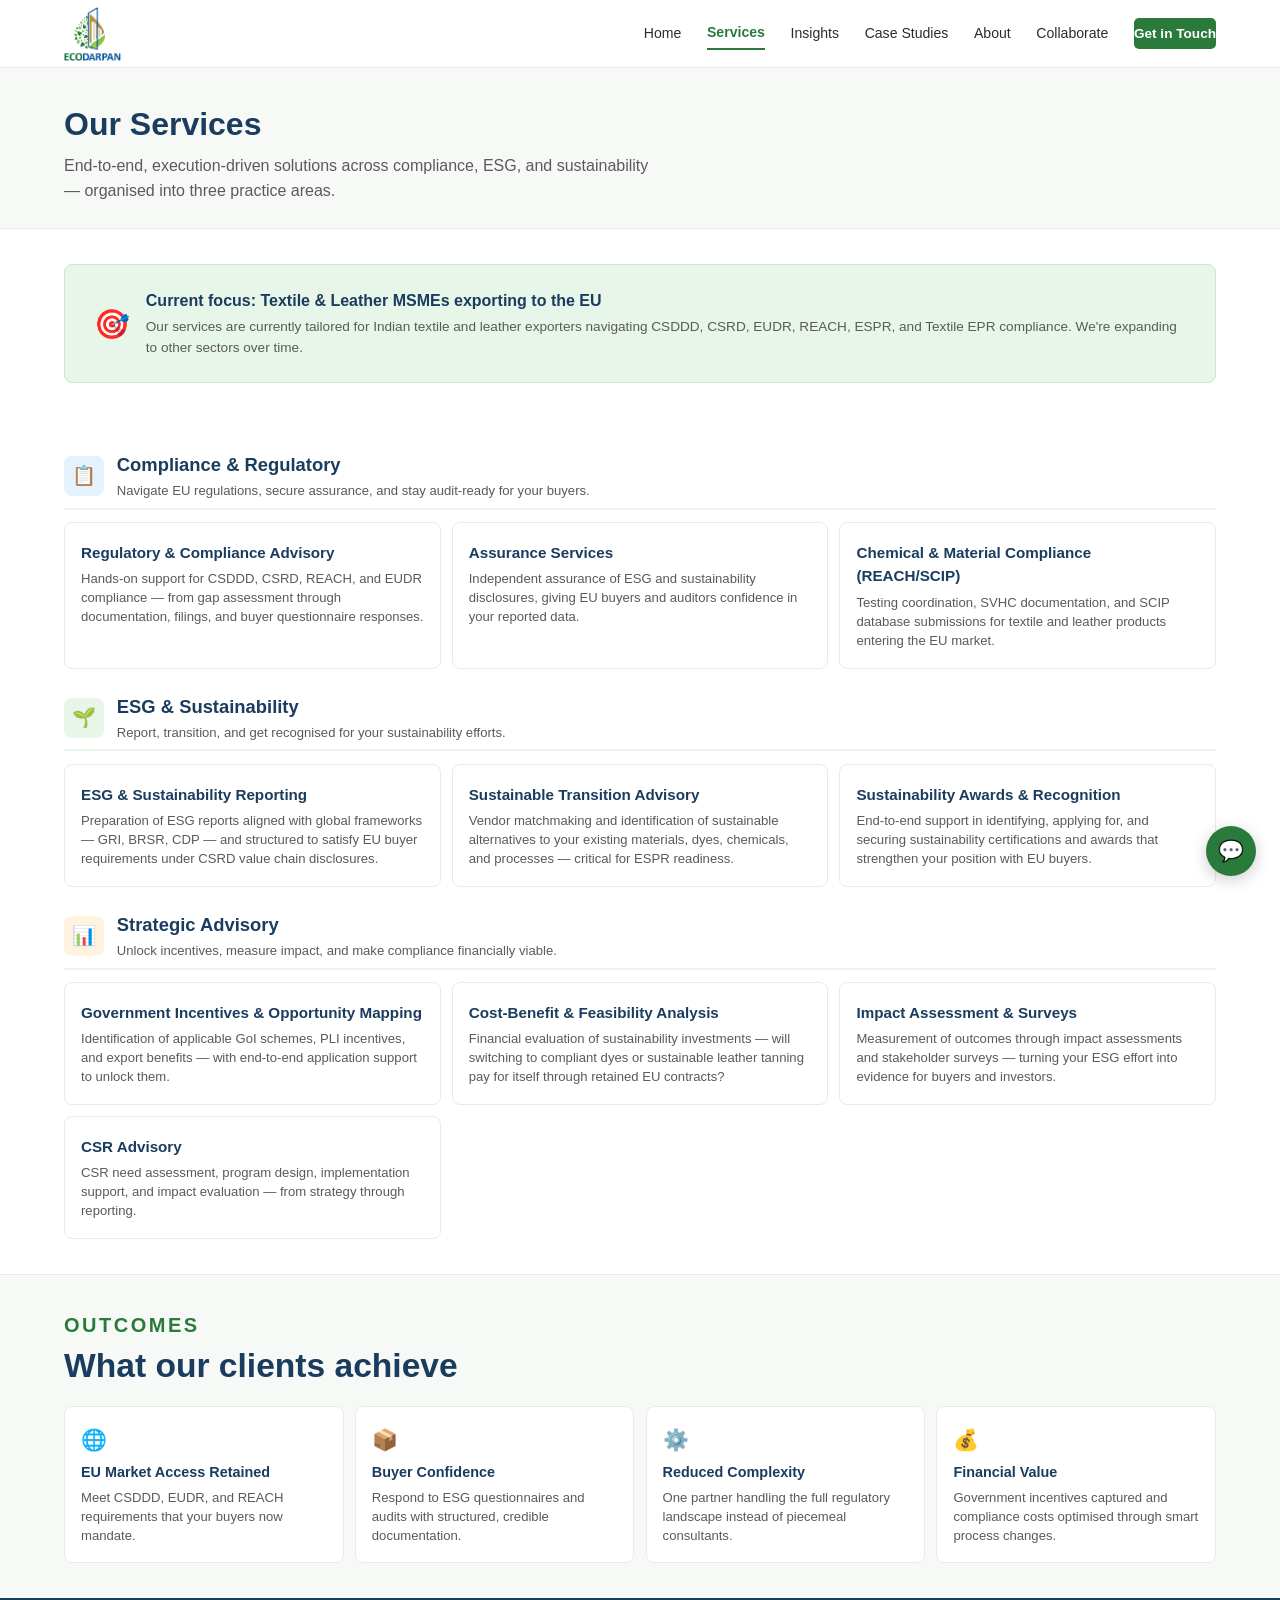
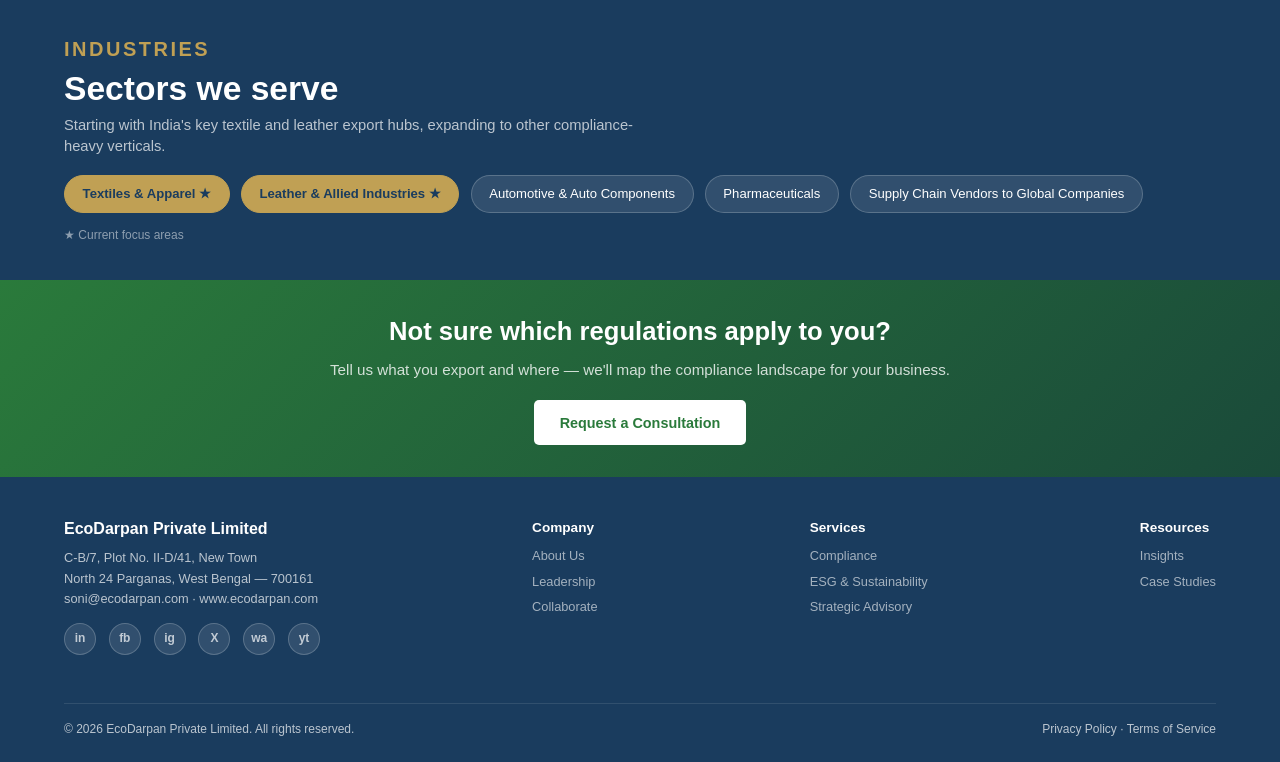
<file: services.html>
<!DOCTYPE html>
<html lang="en">
<head>
<meta charset="UTF-8">
<meta name="viewport" content="width=device-width, initial-scale=1.0">
<title>Services — EcoDarpan</title>
<link rel="stylesheet" href="styles.css">
</head>
<body>

<nav>
  <a href="index.html" class="nav-logo"><img src="ecodarpan-logo.png" alt="EcoDarpan"></a>
  <div class="nav-links">
    <a href="index.html">Home</a>
    <a href="services.html" class="active">Services</a>
    <a href="insights.html">Insights</a>
    <a href="case-studies.html">Case Studies</a>
    <a href="about.html">About</a>
    <a href="collaborate.html">Collaborate</a>
    <a href="index.html#contact" class="nav-cta">Get in Touch</a>
  </div>
</nav>

<div class="page-header">
  <h1>Our Services</h1>
  <p>End-to-end, execution-driven solutions across compliance, ESG, and sustainability — organised into three practice areas.</p>
</div>

<!-- FOCUS BANNER -->
<section style="padding-bottom:0;">
  <div class="focus-banner">
    <div class="focus-icon">🎯</div>
    <div>
      <h4>Current focus: Textile & Leather MSMEs exporting to the EU</h4>
      <p>Our services are currently tailored for Indian textile and leather exporters navigating CSDDD, CSRD, EUDR, REACH, ESPR, and Textile EPR compliance. We're expanding to other sectors over time.</p>
    </div>
  </div>
</section>

<!-- CATEGORY 1: COMPLIANCE & REGULATORY -->
<section id="compliance">
  <div class="service-category">
    <div class="category-header">
      <div class="category-icon compliance">📋</div>
      <div>
        <h3>Compliance & Regulatory</h3>
        <p>Navigate EU regulations, secure assurance, and stay audit-ready for your buyers.</p>
      </div>
    </div>
    <div class="services-grid">
      <div class="service-card">
        <h4>Regulatory & Compliance Advisory</h4>
        <p>Hands-on support for CSDDD, CSRD, REACH, and EUDR compliance — from gap assessment through documentation, filings, and buyer questionnaire responses.</p>
      </div>
      <div class="service-card">
        <h4>Assurance Services</h4>
        <p>Independent assurance of ESG and sustainability disclosures, giving EU buyers and auditors confidence in your reported data.</p>
      </div>
      <div class="service-card">
        <h4>Chemical & Material Compliance (REACH/SCIP)</h4>
        <p>Testing coordination, SVHC documentation, and SCIP database submissions for textile and leather products entering the EU market.</p>
      </div>
    </div>
  </div>

  <!-- CATEGORY 2: ESG & SUSTAINABILITY -->
  <div class="service-category" id="esg">
    <div class="category-header">
      <div class="category-icon esg">🌱</div>
      <div>
        <h3>ESG & Sustainability</h3>
        <p>Report, transition, and get recognised for your sustainability efforts.</p>
      </div>
    </div>
    <div class="services-grid">
      <div class="service-card">
        <h4>ESG & Sustainability Reporting</h4>
        <p>Preparation of ESG reports aligned with global frameworks — GRI, BRSR, CDP — and structured to satisfy EU buyer requirements under CSRD value chain disclosures.</p>
      </div>
      <div class="service-card">
        <h4>Sustainable Transition Advisory</h4>
        <p>Vendor matchmaking and identification of sustainable alternatives to your existing materials, dyes, chemicals, and processes — critical for ESPR readiness.</p>
      </div>
      <div class="service-card">
        <h4>Sustainability Awards & Recognition</h4>
        <p>End-to-end support in identifying, applying for, and securing sustainability certifications and awards that strengthen your position with EU buyers.</p>
      </div>
    </div>
  </div>

  <!-- CATEGORY 3: STRATEGIC ADVISORY -->
  <div class="service-category" id="strategic">
    <div class="category-header">
      <div class="category-icon strategic">📊</div>
      <div>
        <h3>Strategic Advisory</h3>
        <p>Unlock incentives, measure impact, and make compliance financially viable.</p>
      </div>
    </div>
    <div class="services-grid">
      <div class="service-card">
        <h4>Government Incentives & Opportunity Mapping</h4>
        <p>Identification of applicable GoI schemes, PLI incentives, and export benefits — with end-to-end application support to unlock them.</p>
      </div>
      <div class="service-card">
        <h4>Cost-Benefit & Feasibility Analysis</h4>
        <p>Financial evaluation of sustainability investments — will switching to compliant dyes or sustainable leather tanning pay for itself through retained EU contracts?</p>
      </div>
      <div class="service-card">
        <h4>Impact Assessment & Surveys</h4>
        <p>Measurement of outcomes through impact assessments and stakeholder surveys — turning your ESG effort into evidence for buyers and investors.</p>
      </div>
      <div class="service-card">
        <h4>CSR Advisory</h4>
        <p>CSR need assessment, program design, implementation support, and impact evaluation — from strategy through reporting.</p>
      </div>
    </div>
  </div>
</section>

<!-- OUTCOMES -->
<section style="background: var(--off-white); border-top: 1px solid var(--border);">
  <div class="section-label">Outcomes</div>
  <div class="section-title">What our clients achieve</div>
  <div class="why-grid" style="margin-top: 1.2rem;">
    <div class="why-card">
      <div class="why-icon">🌐</div>
      <h4>EU Market Access Retained</h4>
      <p>Meet CSDDD, EUDR, and REACH requirements that your buyers now mandate.</p>
    </div>
    <div class="why-card">
      <div class="why-icon">📦</div>
      <h4>Buyer Confidence</h4>
      <p>Respond to ESG questionnaires and audits with structured, credible documentation.</p>
    </div>
    <div class="why-card">
      <div class="why-icon">⚙️</div>
      <h4>Reduced Complexity</h4>
      <p>One partner handling the full regulatory landscape instead of piecemeal consultants.</p>
    </div>
    <div class="why-card">
      <div class="why-icon">💰</div>
      <h4>Financial Value</h4>
      <p>Government incentives captured and compliance costs optimised through smart process changes.</p>
    </div>
  </div>
</section>

<!-- INDUSTRIES -->
<section class="industries" id="industries">
  <div class="section-label">Industries</div>
  <div class="section-title">Sectors we serve</div>
  <div class="section-subtitle">Starting with India's key textile and leather export hubs, expanding to other compliance-heavy verticals.</div>
  <div class="ind-grid">
    <div class="ind-tag" style="background: var(--gold); color: var(--navy); border-color: var(--gold); font-weight:600;">Textiles & Apparel ★</div>
    <div class="ind-tag" style="background: var(--gold); color: var(--navy); border-color: var(--gold); font-weight:600;">Leather & Allied Industries ★</div>
    <div class="ind-tag">Automotive & Auto Components</div>
    <div class="ind-tag">Pharmaceuticals</div>
    <div class="ind-tag">Supply Chain Vendors to Global Companies</div>
  </div>
  <p style="font-size:0.75rem; color:rgba(255,255,255,0.5); margin-top:0.8rem;">★ Current focus areas</p>
</section>

<!-- CTA -->
<section class="cta-band">
  <h2>Not sure which regulations apply to you?</h2>
  <p>Tell us what you export and where — we'll map the compliance landscape for your business.</p>
  <a href="index.html#contact" class="btn-white">Request a Consultation</a>
</section>

<footer>
  <div class="footer-brand">
    <h3>EcoDarpan Private Limited</h3>
    <p>C-B/7, Plot No. II-D/41, New Town<br>North 24 Parganas, West Bengal — 700161<br>soni@ecodarpan.com · www.ecodarpan.com</p>
    <div class="social-icons">
      <a href="#" class="social-icon" title="LinkedIn">in</a>
      <a href="#" class="social-icon" title="Facebook">fb</a>
      <a href="#" class="social-icon" title="Instagram">ig</a>
      <a href="#" class="social-icon" title="X / Twitter">X</a>
      <a href="#" class="social-icon" title="WhatsApp">wa</a>
      <a href="#" class="social-icon" title="YouTube">yt</a>
    </div>
  </div>
  <div class="footer-links"><h4>Company</h4><a href="about.html">About Us</a><a href="about.html#leadership">Leadership</a><a href="collaborate.html">Collaborate</a></div>
  <div class="footer-links"><h4>Services</h4><a href="services.html#compliance">Compliance</a><a href="services.html#esg">ESG & Sustainability</a><a href="services.html#strategic">Strategic Advisory</a></div>
  <div class="footer-links"><h4>Resources</h4><a href="insights.html">Insights</a><a href="case-studies.html">Case Studies</a></div>
  <div class="footer-bottom"><span>&copy; 2026 EcoDarpan Private Limited. All rights reserved.</span><span>Privacy Policy &middot; Terms of Service</span></div>
</footer>
<button class="chat-btn" title="Chat with Experts">💬</button>
</body>
</html>
</file>
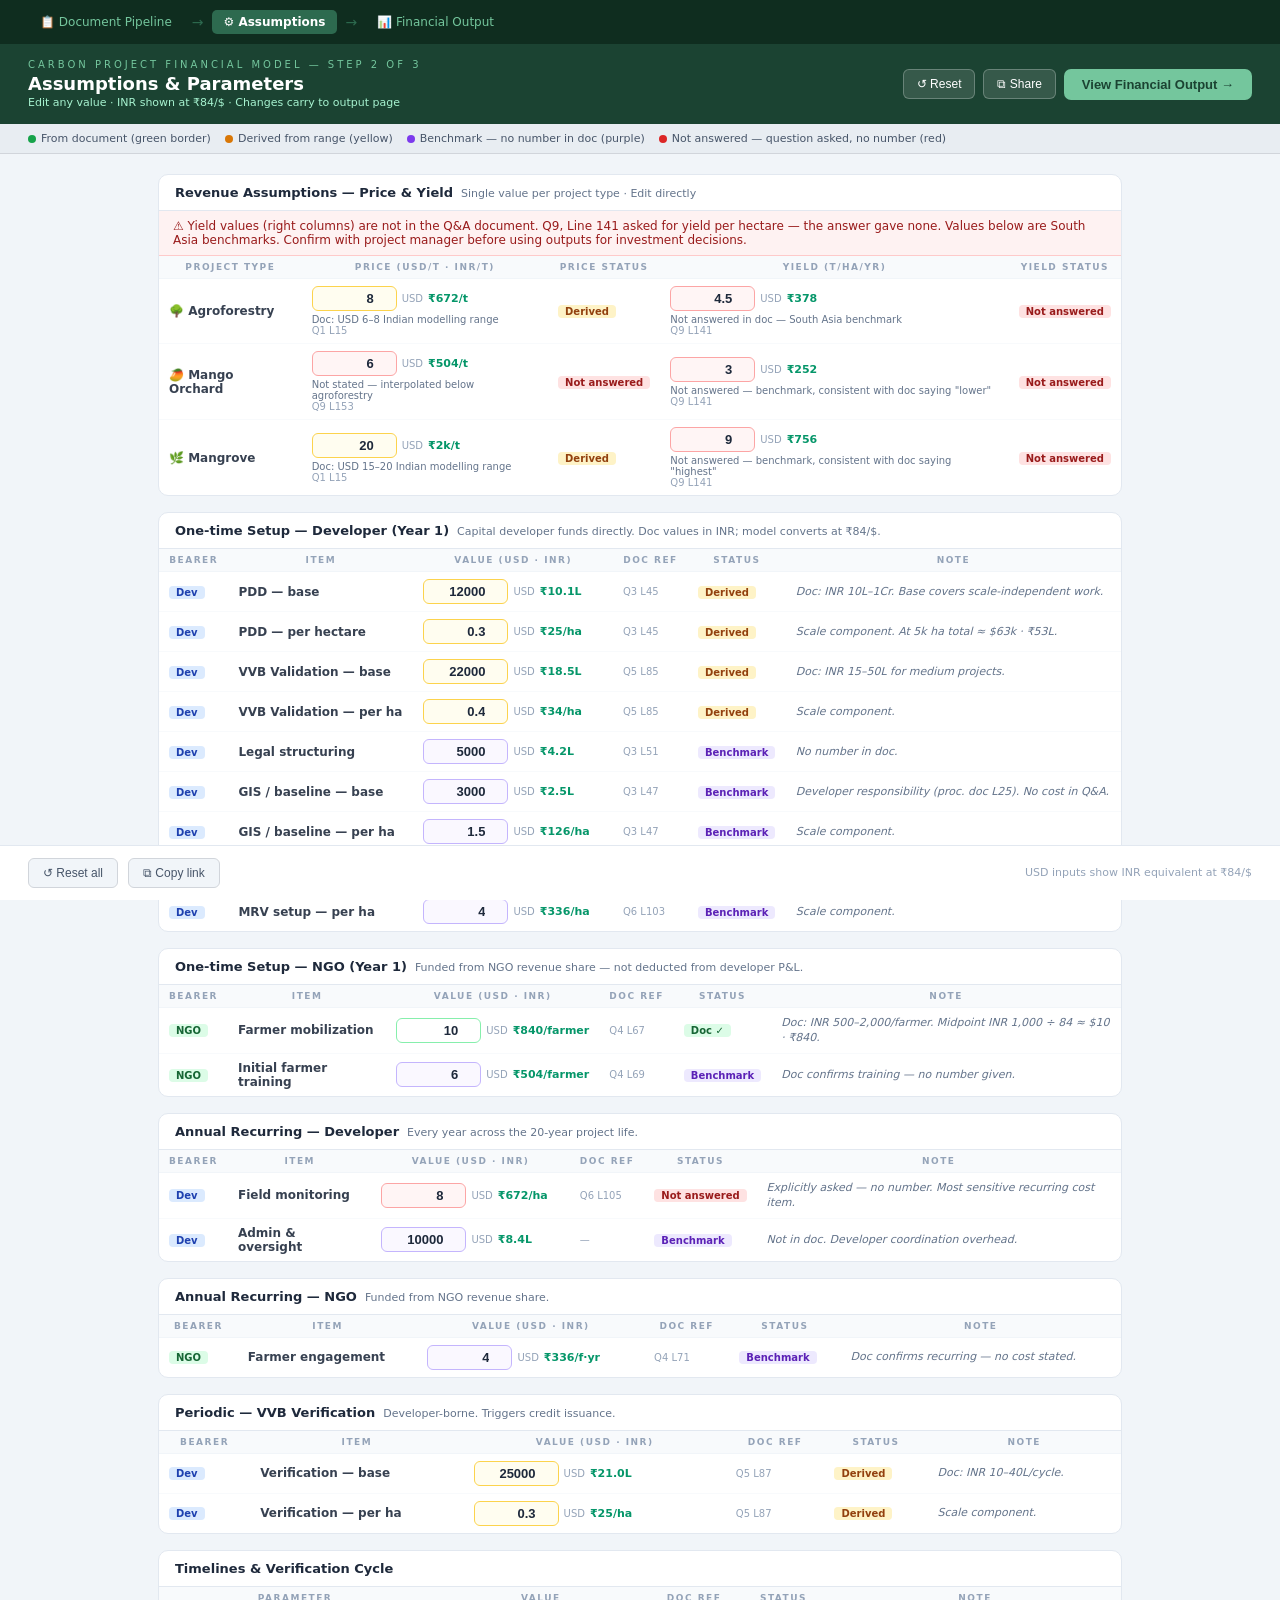
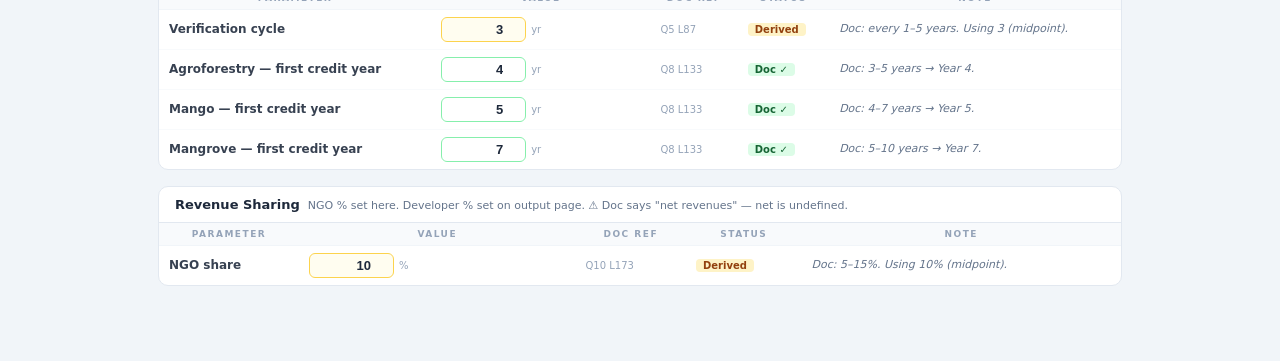
<file: carbon_credit/assumptions.html>
<!DOCTYPE html>
<html lang="en">
<head>
<meta charset="UTF-8">
<meta name="viewport" content="width=device-width, initial-scale=1.0">
<title>Carbon Project · Assumptions</title>
<style>
*{box-sizing:border-box;margin:0;padding:0}
body{font-family:'Segoe UI',system-ui,sans-serif;background:#F1F5F9;color:#1E293B;min-height:100vh}
.steps{display:flex;align-items:center;gap:8px;padding:10px 28px;background:#0F2D1F;flex-wrap:wrap}
.step{font-size:12px;color:#74C69D;text-decoration:none;padding:5px 12px;border-radius:5px}
.step:hover{background:rgba(255,255,255,.1)}
.step.active{background:#2D6A4F;color:white;font-weight:600}
.arr{color:#2D6A4F;font-size:14px}
header{background:#1B4332;color:white;padding:15px 28px;display:flex;align-items:center;justify-content:space-between;gap:12px;flex-wrap:wrap}
.hl p{font-size:10px;letter-spacing:3px;color:#74C69D;text-transform:uppercase;margin-bottom:3px}
.hl h1{font-size:18px;font-weight:700}
.hl small{font-size:11px;color:#A7F3D0;display:block;margin-top:2px}
.hbtns{display:flex;gap:8px;flex-wrap:wrap;align-items:center}
.btn-go{background:#74C69D;color:#1B4332;font-weight:700;font-size:13px;padding:8px 18px;border-radius:7px;border:none;cursor:pointer}
.btn-go:hover{background:#52B788}
.btn-sec{background:rgba(255,255,255,.12);color:white;font-size:12px;padding:7px 13px;border-radius:6px;border:1px solid rgba(255,255,255,.25);cursor:pointer}
.btn-sec:hover{background:rgba(255,255,255,.2)}
.legend{display:flex;gap:14px;padding:8px 28px;background:#E8EDF2;border-bottom:1px solid #D1D5DB;flex-wrap:wrap}
.li{display:flex;align-items:center;gap:5px;font-size:11px;color:#475569}
.ld{width:8px;height:8px;border-radius:50%}
.main{padding:20px 28px;max-width:1020px;margin:0 auto;display:flex;flex-direction:column;gap:16px}
.card{background:white;border-radius:10px;border:1px solid #E2E8F0;overflow:hidden}
.card-hd{padding:10px 16px;border-bottom:1px solid #E2E8F0;display:flex;align-items:baseline;gap:8px}
.card-hd h2{font-size:13px;font-weight:700}
.card-hd p{font-size:11px;color:#64748B}
.warn-bar{padding:8px 14px;background:#FEF2F2;border-bottom:1px solid #FECACA;font-size:12px;color:#991B1B}
.note-bar{padding:8px 14px;background:#FFFBEB;border-bottom:1px solid #FDE68A;font-size:12px;color:#92400E}
table{width:100%;border-collapse:collapse}
th{padding:6px 10px;font-size:9px;text-transform:uppercase;letter-spacing:1.5px;color:#94A3B8;font-weight:600;background:#F8FAFC;border-bottom:1px solid #F1F5F9;white-space:nowrap}
td{padding:7px 10px;font-size:12px;color:#374151;border-bottom:1px solid #F8FAFC;vertical-align:middle}
tr:last-child td{border-bottom:none}
.inp-row{display:flex;align-items:center;gap:5px}
input[type="number"]{width:85px;padding:4px 7px;border:1.5px solid #CBD5E1;border-radius:6px;font-size:13px;font-weight:600;color:#1E293B;text-align:right;outline:none}
input[type="number"]:focus{border-color:#1B4332;box-shadow:0 0 0 2px #1B433215}
input.inp-direct{border-color:#86EFAC}
input.inp-partial{border-color:#FCD34D;background:#FFFDF0}
input.inp-bench{border-color:#C4B5FD;background:#FAF8FF}
input.inp-missing{border-color:#FCA5A5;background:#FFF5F5}
.unit{font-size:10px;color:#94A3B8}
.inr-eq{font-size:11px;color:#059669;font-weight:600;min-width:62px;white-space:nowrap}
.ref{font-size:10px;color:#94A3B8;white-space:nowrap}
.note-td{font-size:11px;color:#64748B;font-style:italic;line-height:1.4}
.badge{display:inline-block;padding:1px 7px;border-radius:4px;font-size:10px;font-weight:700;white-space:nowrap}
.bd{background:#DCFCE7;color:#166534}
.bp{background:#FEF3C7;color:#92400E}
.bb{background:#EDE9FE;color:#5B21B6}
.bm{background:#FEE2E2;color:#991B1B}
.bearer{display:inline-block;padding:1px 7px;border-radius:4px;font-size:10px;font-weight:700}
.bdev{background:#DBEAFE;color:#1E40AF}
.bngo{background:#DCFCE7;color:#166534}
footer{padding:12px 28px;display:flex;gap:10px;align-items:center;flex-wrap:wrap;background:white;border-top:1px solid #E2E8F0;position:sticky;bottom:0}
.btn-reset{background:#F1F5F9;color:#475569;font-size:12px;padding:7px 14px;border-radius:6px;border:1px solid #D1D5DB;cursor:pointer}
.btn-reset:hover{background:#E2E8F0}
#copyMsg{font-size:12px;color:#059669;display:none}
</style>
</head>
<body>
<nav class="steps">
  <a href="pipeline.html" class="step">📋 Document Pipeline</a>
  <span class="arr">→</span>
  <a href="assumptions.html" class="step active">⚙️ Assumptions</a>
  <span class="arr">→</span>
  <a href="#" class="step" id="navOut">📊 Financial Output</a>
</nav>
<header>
  <div class="hl">
    <p>Carbon Project Financial Model — Step 2 of 3</p>
    <h1>Assumptions &amp; Parameters</h1>
    <small>Edit any value · INR shown at ₹84/$ · Changes carry to output page</small>
  </div>
  <div class="hbtns">
    <button class="btn-sec" onclick="resetDefaults()">↺ Reset</button>
    <button class="btn-sec" onclick="copyLink()">⧉ Share</button>
    <button class="btn-go" onclick="viewOutput()">View Financial Output →</button>
  </div>
</header>
<div class="legend">
  <div class="li"><div class="ld" style="background:#16A34A"></div>From document (green border)</div>
  <div class="li"><div class="ld" style="background:#D97706"></div>Derived from range (yellow)</div>
  <div class="li"><div class="ld" style="background:#7C3AED"></div>Benchmark — no number in doc (purple)</div>
  <div class="li"><div class="ld" style="background:#DC2626"></div>Not answered — question asked, no number (red)</div>
</div>
<div class="main" id="formRoot"></div>
<footer>
  <button class="btn-reset" onclick="resetDefaults()">↺ Reset all</button>
  <button class="btn-reset" onclick="copyLink()">⧉ Copy link</button>
  <span id="copyMsg">✓ Copied!</span>
  <span style="font-size:11px;color:#94A3B8;margin-left:auto">USD inputs show INR equivalent at ₹84/$</span>
</footer>
<script>
const R=84;
const DEFAULTS={
  prices:{agroforestry:8,mango:6,mangrove:20},
  yields:{agroforestry:4.5,mango:3,mangrove:9},
  firstCreditYear:{agroforestry:4,mango:5,mangrove:7},
  costs:{
    pdd_base:12000,pdd_per_ha:0.30,
    valid_base:22000,valid_per_ha:0.40,
    legal:5000,
    gis_base:3000,gis_per_ha:1.50,
    mrv_base:2000,mrv_per_ha:4.00,
    mob_per_farmer:10,train_per_farmer:6,
    mon_per_ha:8,admin_annual:10000,engage_per_farmer:4,
    verif_base:25000,verif_per_ha:0.30,verif_cycle:3
  },
  shares:{ngo_pct:10}
};

function loadCfg(){
  try{const p=new URLSearchParams(location.search).get('config');if(p)return JSON.parse(atob(decodeURIComponent(p)));}catch(e){}
  return JSON.parse(JSON.stringify(DEFAULTS));
}
function collectCfg(){
  const c=JSON.parse(JSON.stringify(DEFAULTS));
  document.querySelectorAll('[data-path]').forEach(el=>{
    const parts=el.dataset.path.split('.');let o=c;
    for(let i=0;i<parts.length-1;i++)o=o[parts[i]];
    const v=parseFloat(el.value);o[parts[parts.length-1]]=isNaN(v)?0:v;
  });
  return c;
}
function enc(c){return encodeURIComponent(btoa(JSON.stringify(c)));}
function viewOutput(){location.href='output.html?config='+enc(collectCfg());}
function resetDefaults(){
  document.querySelectorAll('[data-path]').forEach(el=>{
    const parts=el.dataset.path.split('.');let o=DEFAULTS;
    for(let i=0;i<parts.length-1;i++)o=o[parts[i]];
    el.value=o[parts[parts.length-1]];updateInr(el);
  });
  updateOutputLink();
}
function copyLink(){
  const url=location.origin+location.pathname+'?config='+enc(collectCfg());
  navigator.clipboard.writeText(url).then(()=>{const m=document.getElementById('copyMsg');m.style.display='inline';setTimeout(()=>m.style.display='none',2500);}).catch(()=>prompt('Copy:',url));
}
function fmtInr(inr){
  if(inr>=1e7)return'₹'+(inr/1e7).toFixed(1)+'Cr';
  if(inr>=1e5)return'₹'+(inr/1e5).toFixed(1)+'L';
  if(inr>=1000)return'₹'+Math.round(inr/1000)+'k';
  return'₹'+Math.round(inr);
}
function updateInr(inp){
  const eq=document.querySelector(`.inr-eq[data-for="${inp.dataset.path}"]`);if(!eq)return;
  const unit=inp.dataset.unit||'';const v=parseFloat(inp.value)||0;
  if(!unit||unit==='pct'||unit==='yr'){eq.textContent='';return;}
  const suf={'usd':'','usd-per-ha':'/ha','usd-per-t':'/t','usd-per-farmer':'/farmer','usd-per-fyr':'/f·yr'};
  eq.textContent=fmtInr(v*R)+(suf[unit]||'');
}
function updateOutputLink(){document.getElementById('navOut').href='output.html?config='+enc(collectCfg());}

const BADGE={direct:'<span class="badge bd">Doc ✓</span>',partial:'<span class="badge bp">Derived</span>',bench:'<span class="badge bb">Benchmark</span>',missing:'<span class="badge bm">Not answered</span>'};
const CLS={direct:'inp-direct',partial:'inp-partial',bench:'inp-bench',missing:'inp-missing'};

function numInp(path,val,step,status,unit){
  const labelUnit=unit==='pct'?'%':unit==='yr'?'yr':'USD';
  const suf={'usd':'','usd-per-ha':'/ha','usd-per-t':'/t','usd-per-farmer':'/farmer','usd-per-fyr':'/f·yr'};
  const inrDisp=(unit&&unit!=='pct'&&unit!=='yr')?fmtInr(val*R)+(suf[unit]||''):'';
  return`<div class="inp-row">
    <input type="number" data-path="${path}" data-unit="${unit||'usd'}" value="${val}" step="${step}" min="0" class="${CLS[status]||'inp-direct'}">
    <span class="unit">${labelUnit}</span>
    <span class="inr-eq" data-for="${path}">${inrDisp}</span>
  </div>`;
}
function gv(cfg,path){return path.split('.').reduce((o,k)=>o?.[k],cfg);}
function brow(b){return b==='dev'?'<span class="bearer bdev">Dev</span>':'<span class="bearer bngo">NGO</span>';}

function buildPriceYield(cfg){
  const types=[
    {key:'agroforestry',label:'🌳 Agroforestry',pst:'partial',pref:'Q1 L15',yst:'missing',yref:'Q9 L141',pnote:'Doc: USD 6–8 Indian modelling range',ynote:'Not answered in doc — South Asia benchmark'},
    {key:'mango',       label:'🥭 Mango Orchard',pst:'missing',pref:'Q9 L153',yst:'missing',yref:'Q9 L141',pnote:'Not stated — interpolated below agroforestry',ynote:'Not answered — benchmark, consistent with doc saying "lower"'},
    {key:'mangrove',    label:'🌿 Mangrove',      pst:'partial',pref:'Q1 L15',yst:'missing',yref:'Q9 L141',pnote:'Doc: USD 15–20 Indian modelling range',ynote:'Not answered — benchmark, consistent with doc saying "highest"'},
  ];
  let rows='';
  types.forEach(t=>{
    const ppath=`prices.${t.key}`,ypath=`yields.${t.key}`;
    rows+=`<tr>
      <td><strong>${t.label}</strong></td>
      <td>${numInp(ppath,gv(cfg,ppath),0.5,t.pst,'usd-per-t')}
        <div style="font-size:10px;color:#64748B;margin-top:3px">${t.pnote}</div>
        <div class="ref">${t.pref}</div></td>
      <td>${BADGE[t.pst]}</td>
      <td>${numInp(ypath,gv(cfg,ypath),0.5,t.yst,'usd')}
        <div style="font-size:10px;color:#64748B;margin-top:3px">${t.ynote}</div>
        <div class="ref">${t.yref}</div></td>
      <td>${BADGE[t.yst]}</td>
    </tr>`;
  });
  return`<div class="card">
    <div class="card-hd"><h2>Revenue Assumptions — Price &amp; Yield</h2><p>Single value per project type · Edit directly</p></div>
    <div class="warn-bar">⚠️ Yield values (right columns) are not in the Q&A document. Q9, Line 141 asked for yield per hectare — the answer gave none. Values below are South Asia benchmarks. Confirm with project manager before using outputs for investment decisions.</div>
    <table>
      <thead><tr>
        <th>Project type</th>
        <th>Price (USD/t · INR/t)</th><th>Price status</th>
        <th>Yield (t/ha/yr)</th><th>Yield status</th>
      </tr></thead>
      <tbody>${rows}</tbody>
    </table>
  </div>`;
}

function buildCosts(title,sub,items,cfg){
  let rows='';
  items.forEach(it=>{
    const v=gv(cfg,it.path);
    rows+=`<tr>
      <td>${it.bearer?brow(it.bearer):''}</td>
      <td><strong>${it.label}</strong></td>
      <td>${numInp(it.path,v,it.step||1,it.status,it.unit||'usd')}</td>
      <td class="ref">${it.source}</td>
      <td>${BADGE[it.status]}</td>
      <td class="note-td">${it.note||''}</td>
    </tr>`;
  });
  return`<div class="card">
    <div class="card-hd"><h2>${title}</h2><p>${sub}</p></div>
    <table><thead><tr><th>Bearer</th><th>Item</th><th>Value (USD · INR)</th><th>Doc ref</th><th>Status</th><th>Note</th></tr></thead>
    <tbody>${rows}</tbody></table>
  </div>`;
}

function buildSimple(title,sub,items,cfg){
  let rows='';
  items.forEach(it=>{
    const v=gv(cfg,it.path);
    rows+=`<tr>
      <td><strong>${it.label}</strong></td>
      <td>${numInp(it.path,v,it.step||1,it.status,it.unit)}</td>
      <td class="ref">${it.source}</td>
      <td>${BADGE[it.status]}</td>
      <td class="note-td">${it.note||''}</td>
    </tr>`;
  });
  return`<div class="card">
    <div class="card-hd"><h2>${title}</h2><p>${sub}</p></div>
    <table><thead><tr><th>Parameter</th><th>Value</th><th>Doc ref</th><th>Status</th><th>Note</th></tr></thead>
    <tbody>${rows}</tbody></table>
  </div>`;
}

function buildForm(cfg){
  let html=buildPriceYield(cfg);
  html+=buildCosts('One-time Setup — Developer (Year 1)','Capital developer funds directly. Doc values in INR; model converts at ₹84/$.',[
    {bearer:'dev',label:'PDD — base',path:'costs.pdd_base',unit:'usd',step:500,source:'Q3 L45',status:'partial',note:'Doc: INR 10L–1Cr. Base covers scale-independent work.'},
    {bearer:'dev',label:'PDD — per hectare',path:'costs.pdd_per_ha',unit:'usd-per-ha',step:0.05,source:'Q3 L45',status:'partial',note:'Scale component. At 5k ha total ≈ $63k · ₹53L.'},
    {bearer:'dev',label:'VVB Validation — base',path:'costs.valid_base',unit:'usd',step:500,source:'Q5 L85',status:'partial',note:'Doc: INR 15–50L for medium projects.'},
    {bearer:'dev',label:'VVB Validation — per ha',path:'costs.valid_per_ha',unit:'usd-per-ha',step:0.05,source:'Q5 L85',status:'partial',note:'Scale component.'},
    {bearer:'dev',label:'Legal structuring',path:'costs.legal',unit:'usd',step:500,source:'Q3 L51',status:'bench',note:'No number in doc.'},
    {bearer:'dev',label:'GIS / baseline — base',path:'costs.gis_base',unit:'usd',step:250,source:'Q3 L47',status:'bench',note:'Developer responsibility (proc. doc L25). No cost in Q&A.'},
    {bearer:'dev',label:'GIS / baseline — per ha',path:'costs.gis_per_ha',unit:'usd-per-ha',step:0.25,source:'Q3 L47',status:'bench',note:'Scale component.'},
    {bearer:'dev',label:'MRV setup — base',path:'costs.mrv_base',unit:'usd',step:250,source:'Q6 L103',status:'bench',note:'Database, GPS, remote sensing. No cost stated.'},
    {bearer:'dev',label:'MRV setup — per ha',path:'costs.mrv_per_ha',unit:'usd-per-ha',step:0.5,source:'Q6 L103',status:'bench',note:'Scale component.'},
  ],cfg);
  html+=buildCosts('One-time Setup — NGO (Year 1)','Funded from NGO revenue share — not deducted from developer P&L.',[
    {bearer:'ngo',label:'Farmer mobilization',path:'costs.mob_per_farmer',unit:'usd-per-farmer',step:1,source:'Q4 L67',status:'direct',note:'Doc: INR 500–2,000/farmer. Midpoint INR 1,000 ÷ 84 ≈ $10 · ₹840.'},
    {bearer:'ngo',label:'Initial farmer training',path:'costs.train_per_farmer',unit:'usd-per-farmer',step:0.5,source:'Q4 L69',status:'bench',note:'Doc confirms training — no number given.'},
  ],cfg);
  html+=buildCosts('Annual Recurring — Developer','Every year across the 20-year project life.',[
    {bearer:'dev',label:'Field monitoring',path:'costs.mon_per_ha',unit:'usd-per-ha',step:0.5,source:'Q6 L105',status:'missing',note:'Explicitly asked — no number. Most sensitive recurring cost item.'},
    {bearer:'dev',label:'Admin & oversight',path:'costs.admin_annual',unit:'usd',step:500,source:'—',status:'bench',note:'Not in doc. Developer coordination overhead.'},
  ],cfg);
  html+=buildCosts('Annual Recurring — NGO','Funded from NGO revenue share.',[
    {bearer:'ngo',label:'Farmer engagement',path:'costs.engage_per_farmer',unit:'usd-per-fyr',step:0.5,source:'Q4 L71',status:'bench',note:'Doc confirms recurring — no cost stated.'},
  ],cfg);
  html+=buildCosts('Periodic — VVB Verification','Developer-borne. Triggers credit issuance.',[
    {bearer:'dev',label:'Verification — base',path:'costs.verif_base',unit:'usd',step:500,source:'Q5 L87',status:'partial',note:'Doc: INR 10–40L/cycle.'},
    {bearer:'dev',label:'Verification — per ha',path:'costs.verif_per_ha',unit:'usd-per-ha',step:0.05,source:'Q5 L87',status:'partial',note:'Scale component.'},
  ],cfg);
  html+=buildSimple('Timelines &amp; Verification Cycle','',[
    {label:'Verification cycle',path:'costs.verif_cycle',unit:'yr',step:1,source:'Q5 L87',status:'partial',note:'Doc: every 1–5 years. Using 3 (midpoint).'},
    {label:'Agroforestry — first credit year',path:'firstCreditYear.agroforestry',unit:'yr',step:1,source:'Q8 L133',status:'direct',note:'Doc: 3–5 years → Year 4.'},
    {label:'Mango — first credit year',path:'firstCreditYear.mango',unit:'yr',step:1,source:'Q8 L133',status:'direct',note:'Doc: 4–7 years → Year 5.'},
    {label:'Mangrove — first credit year',path:'firstCreditYear.mangrove',unit:'yr',step:1,source:'Q8 L133',status:'direct',note:'Doc: 5–10 years → Year 7.'},
  ],cfg);
  html+=buildSimple('Revenue Sharing','NGO % set here. Developer % set on output page. ⚠️ Doc says "net revenues" — net is undefined.',[
    {label:'NGO share',path:'shares.ngo_pct',unit:'pct',step:1,source:'Q10 L173',status:'partial',note:'Doc: 5–15%. Using 10% (midpoint).'},
  ],cfg);
  document.getElementById('formRoot').innerHTML=html;
  document.querySelectorAll('input[data-path]').forEach(inp=>{
    inp.addEventListener('input',()=>{updateInr(inp);updateOutputLink();});
  });
}

const cfg=loadCfg();
buildForm(cfg);
document.getElementById('navOut').href='output.html?config='+enc(cfg);
</script>
</body>
</html>
</file>
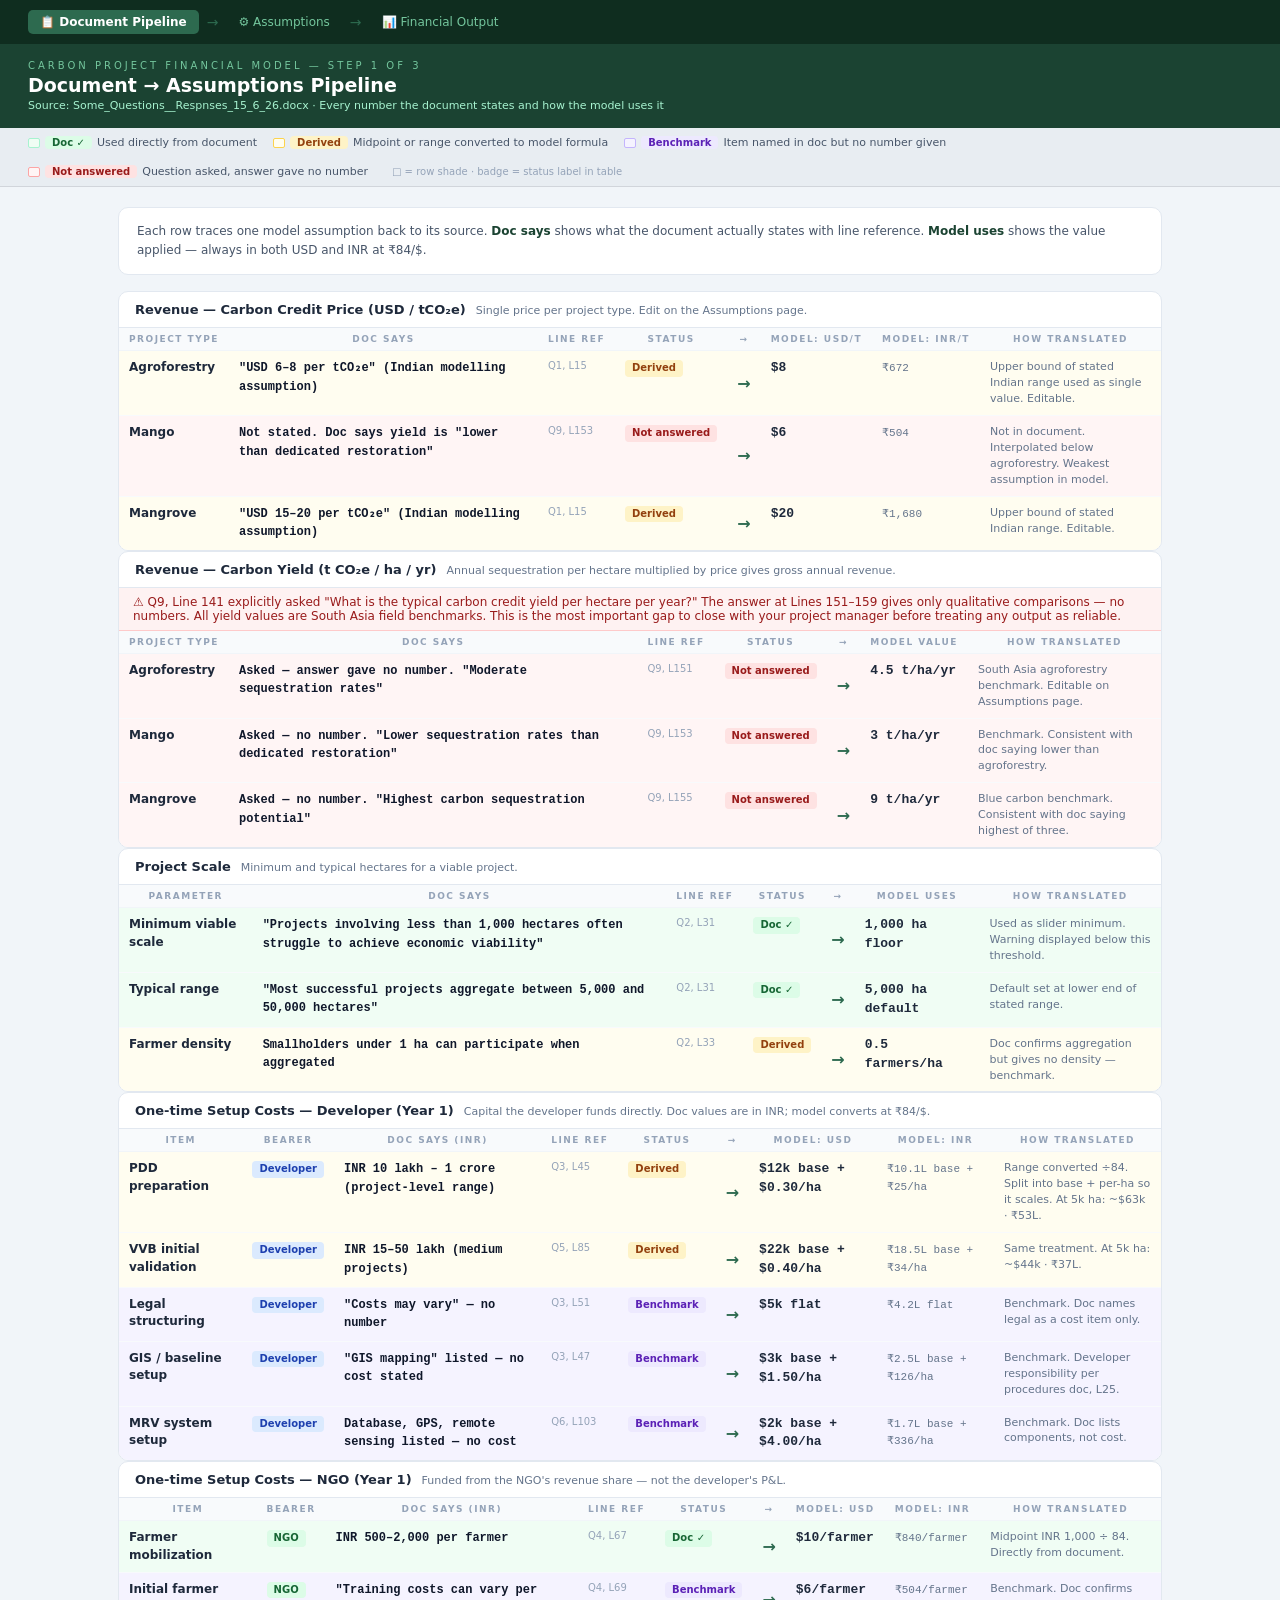
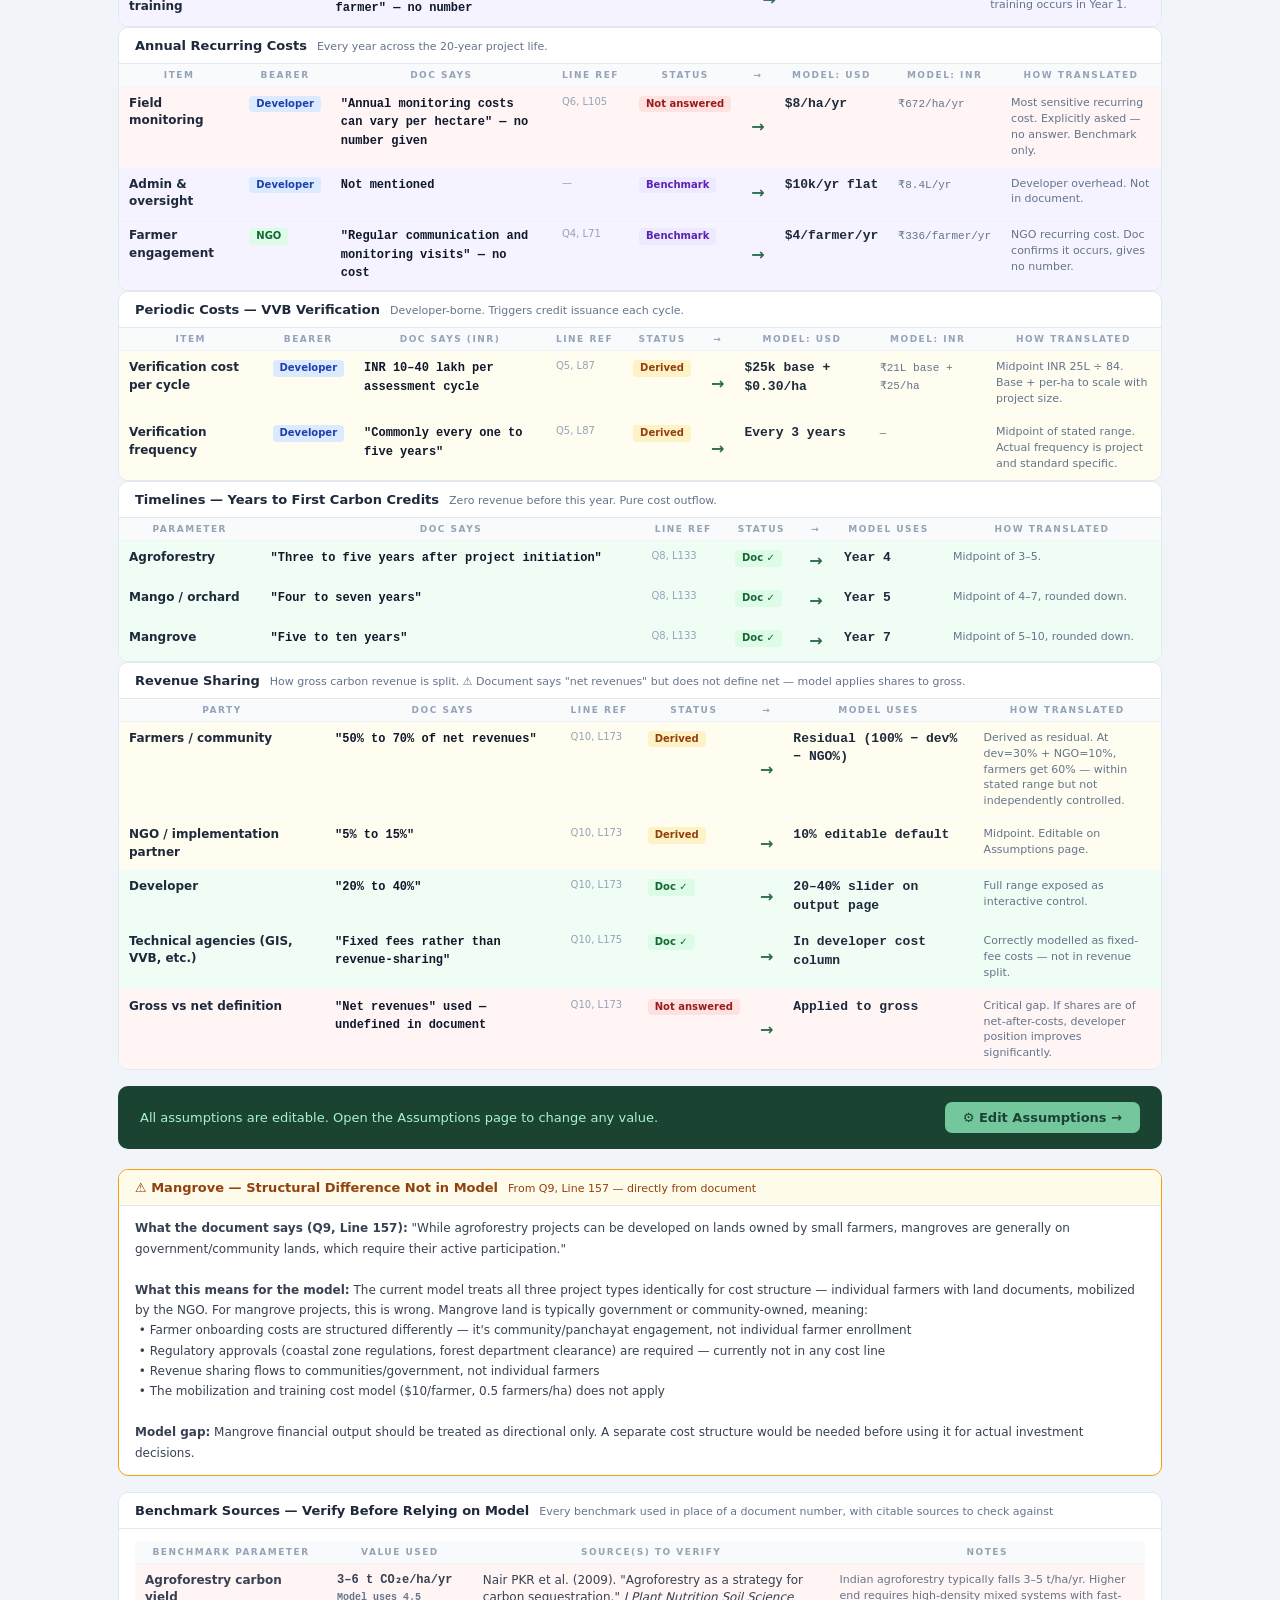
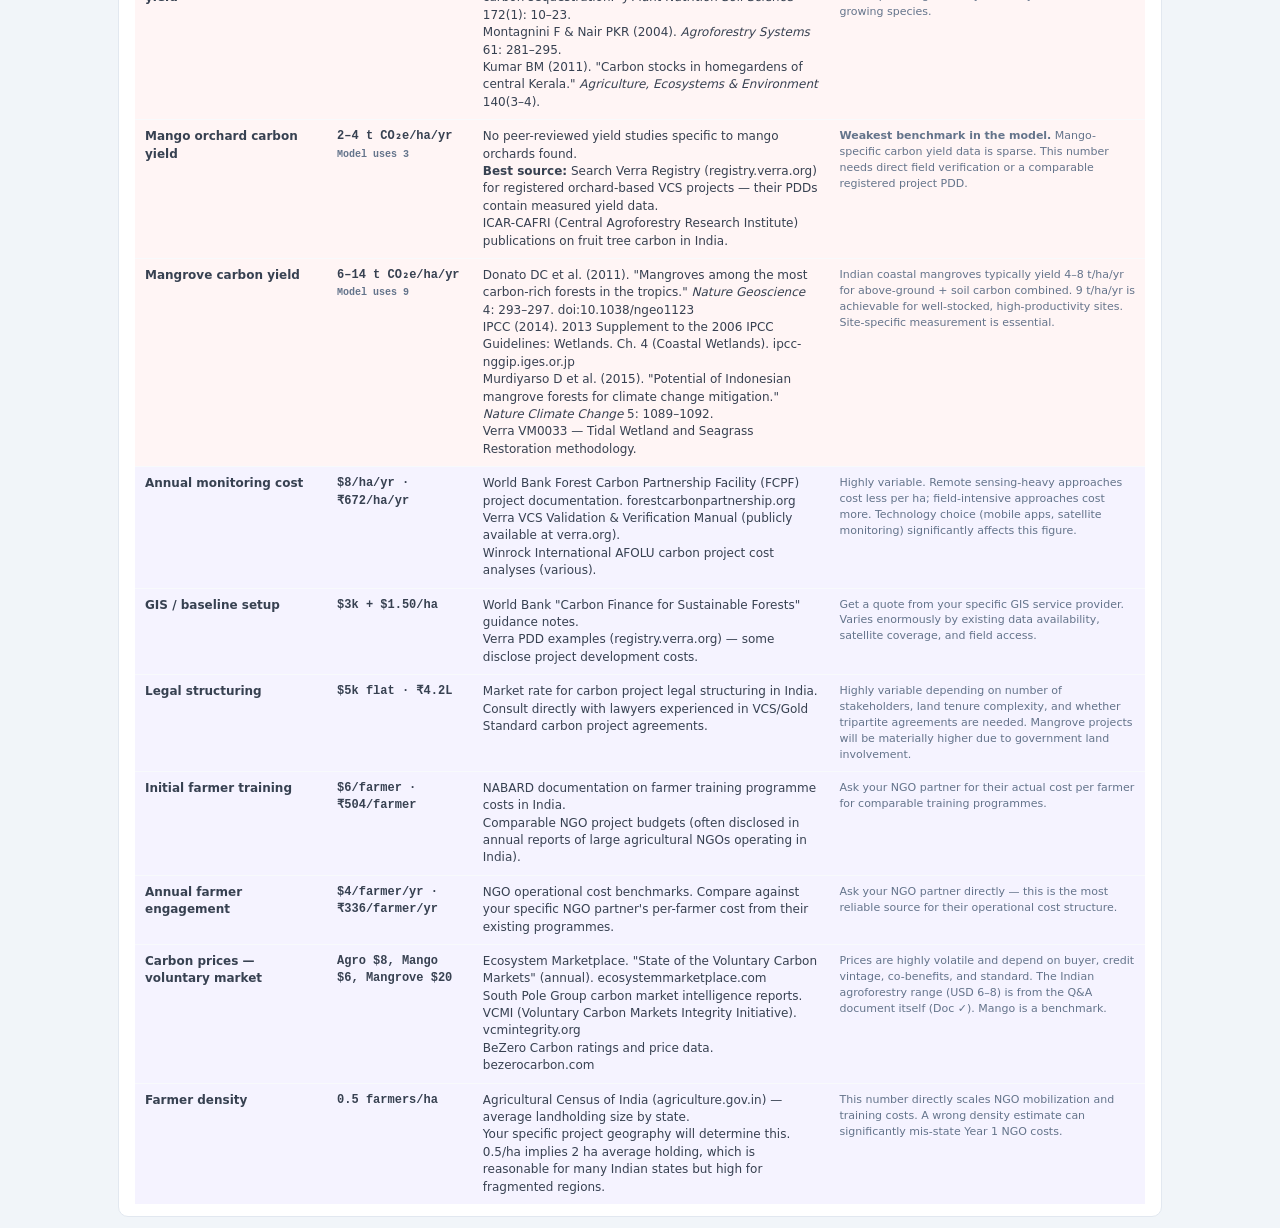
<file: carbon_credit/pipeline.html>
<!DOCTYPE html>
<html lang="en">
<head>
<meta charset="UTF-8">
<meta name="viewport" content="width=device-width, initial-scale=1.0">
<title>Carbon Project · Document Pipeline</title>
<style>
*{box-sizing:border-box;margin:0;padding:0}
body{font-family:'Segoe UI',system-ui,sans-serif;background:#F1F5F9;color:#1E293B;min-height:100vh}
.steps{display:flex;align-items:center;gap:8px;padding:10px 28px;background:#0F2D1F;flex-wrap:wrap}
.step{font-size:12px;color:#74C69D;text-decoration:none;padding:5px 12px;border-radius:5px}
.step:hover{background:rgba(255,255,255,.1)}
.step.active{background:#2D6A4F;color:white;font-weight:600}
.arr{color:#2D6A4F;font-size:14px}
header{background:#1B4332;color:white;padding:16px 28px}
header p{font-size:10px;letter-spacing:3px;color:#74C69D;text-transform:uppercase;margin-bottom:3px}
header h1{font-size:19px;font-weight:700}
header small{font-size:11px;color:#A7F3D0;display:block;margin-top:3px}
.legend{display:flex;gap:16px;padding:8px 28px;background:#E8EDF2;border-bottom:1px solid #D1D5DB;flex-wrap:wrap}
.li{display:flex;align-items:center;gap:5px;font-size:11px;color:#475569}
.ld{width:8px;height:8px;border-radius:50%}
.main{padding:20px 28px;max-width:1100px;margin:0 auto;display:flex;flex-direction:column;gap:16px}
.intro{background:white;border-radius:10px;border:1px solid #E2E8F0;padding:14px 18px;font-size:12px;color:#475569;line-height:1.6}
.intro strong{color:#1B4332}
.bucket{background:white;border-radius:10px;border:1px solid #E2E8F0;overflow:hidden}
.bh{padding:10px 16px;border-bottom:1px solid #E2E8F0;display:flex;align-items:baseline;gap:10px}
.bh h2{font-size:13px;font-weight:700}
.bh p{font-size:11px;color:#64748B}
.gap-bar{padding:7px 14px;background:#FEF2F2;border-bottom:1px solid #FECACA;font-size:12px;color:#991B1B}
.note-bar{padding:7px 14px;background:#FFFBEB;border-bottom:1px solid #FDE68A;font-size:12px;color:#92400E}
table{width:100%;border-collapse:collapse}
th{padding:6px 10px;font-size:9px;text-transform:uppercase;letter-spacing:1.5px;color:#94A3B8;font-weight:600;background:#F8FAFC;border-bottom:1px solid #F1F5F9;white-space:nowrap}
td{padding:8px 10px;font-size:12px;color:#374151;border-bottom:1px solid #F8FAFC;vertical-align:top;line-height:1.45}
tr:last-child td{border-bottom:none}
.pname{font-weight:600;color:#1E293B}
.dval{font-family:monospace;font-size:12px;font-weight:600;color:#0F172A}
.dref{font-size:10px;color:#94A3B8;margin-top:2px}
.arrow-cell{color:#2D6A4F;font-size:16px;font-weight:700;text-align:center;vertical-align:middle}
.musd{font-family:monospace;font-size:13px;font-weight:700;color:#1E293B}
.minr{font-family:monospace;font-size:11px;color:#64748B;margin-top:2px}
.method{font-size:11px;color:#64748B;max-width:220px}
.badge{display:inline-block;padding:1px 7px;border-radius:4px;font-size:10px;font-weight:700;white-space:nowrap}
.bd{background:#DCFCE7;color:#166634}
.bp{background:#FEF3C7;color:#92400E}
.bb{background:#EDE9FE;color:#5B21B6}
.bm{background:#FEE2E2;color:#991B1B}
.bearer{display:inline-block;padding:1px 7px;border-radius:4px;font-size:10px;font-weight:700}
.bdev{background:#DBEAFE;color:#1E40AF}
.bngo{background:#DCFCE7;color:#166534}
.cta{background:#1B4332;border-radius:10px;padding:16px 22px;display:flex;align-items:center;justify-content:space-between;flex-wrap:wrap;gap:12px}
.cta p{color:#A7F3D0;font-size:13px}
.cta a{background:#74C69D;color:#1B4332;font-weight:700;font-size:13px;padding:8px 18px;border-radius:7px;text-decoration:none}
</style>
</head>
<body>
<nav class="steps">
  <a href="pipeline.html" class="step active">📋 Document Pipeline</a>
  <span class="arr">→</span>
  <a href="assumptions.html" class="step">⚙️ Assumptions</a>
  <span class="arr">→</span>
  <a href="output.html" class="step">📊 Financial Output</a>
</nav>
<header>
  <p>Carbon Project Financial Model — Step 1 of 3</p>
  <h1>Document → Assumptions Pipeline</h1>
  <small>Source: Some_Questions__Respnses_15_6_26.docx · Every number the document states and how the model uses it</small>
</header>
<div class="legend">
  <div class="li"><div style="width:12px;height:10px;background:#F0FDF4;border:1px solid #A7F3D0;border-radius:2px;flex-shrink:0"></div><span class="badge bd">Doc ✓</span> Used directly from document</div>
  <div class="li"><div style="width:12px;height:10px;background:#FFFDF0;border:1px solid #FCD34D;border-radius:2px;flex-shrink:0"></div><span class="badge bp">Derived</span> Midpoint or range converted to model formula</div>
  <div class="li"><div style="width:12px;height:10px;background:#F5F3FF;border:1px solid #C4B5FD;border-radius:2px;flex-shrink:0"></div><span class="badge bb">Benchmark</span> Item named in doc but no number given</div>
  <div class="li"><div style="width:12px;height:10px;background:#FFF5F5;border:1px solid #FCA5A5;border-radius:2px;flex-shrink:0"></div><span class="badge bm">Not answered</span> Question asked, answer gave no number</div>
  <div class="li" style="color:#94A3B8;font-size:10px;margin-left:8px">□ = row shade · badge = status label in table</div>
</div>
<div class="main">
<div class="intro">
  Each row traces one model assumption back to its source. <strong>Doc says</strong> shows what the document actually states with line reference. <strong>Model uses</strong> shows the value applied — always in both USD and INR at ₹84/$.
</div>
<div id="root"></div>
<div class="cta">
  <p>All assumptions are editable. Open the Assumptions page to change any value.</p>
  <a href="assumptions.html">⚙️ Edit Assumptions →</a>
</div>
</div>
<script>
const B={direct:'<span class="badge bd">Doc ✓</span>',partial:'<span class="badge bp">Derived</span>',bench:'<span class="badge bb">Benchmark</span>',missing:'<span class="badge bm">Not answered</span>'};
function brow(b){return b==='dev'?'<span class="bearer bdev">Developer</span>':'<span class="bearer bngo">NGO</span>';}

const PIPE=[
  {
    title:'Revenue — Carbon Credit Price (USD / tCO₂e)',
    sub:'Single price per project type. Edit on the Assumptions page.',
    cols:['Project type','Doc says','Line ref','Status','→','Model: USD/t','Model: INR/t','How translated'],
    rows:[
      ['Agroforestry','"USD 6–8 per tCO₂e" (Indian modelling assumption)','Q1, L15','partial','$8','₹672','Upper bound of stated Indian range used as single value. Editable.'],
      ['Mango','Not stated. Doc says yield is "lower than dedicated restoration"','Q9, L153','missing','$6','₹504','Not in document. Interpolated below agroforestry. Weakest assumption in model.'],
      ['Mangrove','"USD 15–20 per tCO₂e" (Indian modelling assumption)','Q1, L15','partial','$20','₹1,680','Upper bound of stated Indian range. Editable.'],
    ]
  },
  {
    title:'Revenue — Carbon Yield (t CO₂e / ha / yr)',
    sub:'Annual sequestration per hectare multiplied by price gives gross annual revenue.',
    gap:'⚠️ Q9, Line 141 explicitly asked "What is the typical carbon credit yield per hectare per year?" The answer at Lines 151–159 gives only qualitative comparisons — no numbers. All yield values are South Asia field benchmarks. This is the most important gap to close with your project manager before treating any output as reliable.',
    cols:['Project type','Doc says','Line ref','Status','→','Model value','How translated'],
    rows:[
      ['Agroforestry','Asked — answer gave no number. "Moderate sequestration rates"','Q9, L151','missing','4.5 t/ha/yr','South Asia agroforestry benchmark. Editable on Assumptions page.'],
      ['Mango','Asked — no number. "Lower sequestration rates than dedicated restoration"','Q9, L153','missing','3 t/ha/yr','Benchmark. Consistent with doc saying lower than agroforestry.'],
      ['Mangrove','Asked — no number. "Highest carbon sequestration potential"','Q9, L155','missing','9 t/ha/yr','Blue carbon benchmark. Consistent with doc saying highest of three.'],
    ]
  },
  {
    title:'Project Scale',
    sub:'Minimum and typical hectares for a viable project.',
    cols:['Parameter','Doc says','Line ref','Status','→','Model uses','How translated'],
    rows:[
      ['Minimum viable scale','"Projects involving less than 1,000 hectares often struggle to achieve economic viability"','Q2, L31','direct','1,000 ha floor','Used as slider minimum. Warning displayed below this threshold.'],
      ['Typical range','"Most successful projects aggregate between 5,000 and 50,000 hectares"','Q2, L31','direct','5,000 ha default','Default set at lower end of stated range.'],
      ['Farmer density','Smallholders under 1 ha can participate when aggregated','Q2, L33','partial','0.5 farmers/ha','Doc confirms aggregation but gives no density — benchmark.'],
    ]
  },
  {
    title:'One-time Setup Costs — Developer (Year 1)',
    sub:'Capital the developer funds directly. Doc values are in INR; model converts at ₹84/$.',
    cols:['Item','Bearer','Doc says (INR)','Line ref','Status','→','Model: USD','Model: INR','How translated'],
    bearerCol:true,
    rows:[
      ['PDD preparation','dev','INR 10 lakh – 1 crore (project-level range)','Q3, L45','partial','$12k base + $0.30/ha','₹10.1L base + ₹25/ha','Range converted ÷84. Split into base + per-ha so it scales. At 5k ha: ~$63k · ₹53L.'],
      ['VVB initial validation','dev','INR 15–50 lakh (medium projects)','Q5, L85','partial','$22k base + $0.40/ha','₹18.5L base + ₹34/ha','Same treatment. At 5k ha: ~$44k · ₹37L.'],
      ['Legal structuring','dev','"Costs may vary" — no number','Q3, L51','bench','$5k flat','₹4.2L flat','Benchmark. Doc names legal as a cost item only.'],
      ['GIS / baseline setup','dev','"GIS mapping" listed — no cost stated','Q3, L47','bench','$3k base + $1.50/ha','₹2.5L base + ₹126/ha','Benchmark. Developer responsibility per procedures doc, L25.'],
      ['MRV system setup','dev','Database, GPS, remote sensing listed — no cost','Q6, L103','bench','$2k base + $4.00/ha','₹1.7L base + ₹336/ha','Benchmark. Doc lists components, not cost.'],
    ]
  },
  {
    title:'One-time Setup Costs — NGO (Year 1)',
    sub:'Funded from the NGO\'s revenue share — not the developer\'s P&L.',
    cols:['Item','Bearer','Doc says (INR)','Line ref','Status','→','Model: USD','Model: INR','How translated'],
    bearerCol:true,
    rows:[
      ['Farmer mobilization','ngo','INR 500–2,000 per farmer','Q4, L67','direct','$10/farmer','₹840/farmer','Midpoint INR 1,000 ÷ 84. Directly from document.'],
      ['Initial farmer training','ngo','"Training costs can vary per farmer" — no number','Q4, L69','bench','$6/farmer','₹504/farmer','Benchmark. Doc confirms training occurs in Year 1.'],
    ]
  },
  {
    title:'Annual Recurring Costs',
    sub:'Every year across the 20-year project life.',
    cols:['Item','Bearer','Doc says','Line ref','Status','→','Model: USD','Model: INR','How translated'],
    bearerCol:true,
    rows:[
      ['Field monitoring','dev','"Annual monitoring costs can vary per hectare" — no number given','Q6, L105','missing','$8/ha/yr','₹672/ha/yr','Most sensitive recurring cost. Explicitly asked — no answer. Benchmark only.'],
      ['Admin & oversight','dev','Not mentioned','—','bench','$10k/yr flat','₹8.4L/yr','Developer overhead. Not in document.'],
      ['Farmer engagement','ngo','"Regular communication and monitoring visits" — no cost','Q4, L71','bench','$4/farmer/yr','₹336/farmer/yr','NGO recurring cost. Doc confirms it occurs, gives no number.'],
    ]
  },
  {
    title:'Periodic Costs — VVB Verification',
    sub:'Developer-borne. Triggers credit issuance each cycle.',
    cols:['Item','Bearer','Doc says (INR)','Line ref','Status','→','Model: USD','Model: INR','How translated'],
    bearerCol:true,
    rows:[
      ['Verification cost per cycle','dev','INR 10–40 lakh per assessment cycle','Q5, L87','partial','$25k base + $0.30/ha','₹21L base + ₹25/ha','Midpoint INR 25L ÷ 84. Base + per-ha to scale with project size.'],
      ['Verification frequency','dev','"Commonly every one to five years"','Q5, L87','partial','Every 3 years','—','Midpoint of stated range. Actual frequency is project and standard specific.'],
    ]
  },
  {
    title:'Timelines — Years to First Carbon Credits',
    sub:'Zero revenue before this year. Pure cost outflow.',
    cols:['Parameter','Doc says','Line ref','Status','→','Model uses','How translated'],
    rows:[
      ['Agroforestry','"Three to five years after project initiation"','Q8, L133','direct','Year 4','Midpoint of 3–5.'],
      ['Mango / orchard','"Four to seven years"','Q8, L133','direct','Year 5','Midpoint of 4–7, rounded down.'],
      ['Mangrove','"Five to ten years"','Q8, L133','direct','Year 7','Midpoint of 5–10, rounded down.'],
    ]
  },
  {
    title:'Revenue Sharing',
    sub:'How gross carbon revenue is split. ⚠️ Document says "net revenues" but does not define net — model applies shares to gross.',
    cols:['Party','Doc says','Line ref','Status','→','Model uses','How translated'],
    rows:[
      ['Farmers / community','"50% to 70% of net revenues"','Q10, L173','partial','Residual (100% − dev% − NGO%)','Derived as residual. At dev=30% + NGO=10%, farmers get 60% — within stated range but not independently controlled.'],
      ['NGO / implementation partner','"5% to 15%"','Q10, L173','partial','10% editable default','Midpoint. Editable on Assumptions page.'],
      ['Developer','"20% to 40%"','Q10, L173','direct','20–40% slider on output page','Full range exposed as interactive control.'],
      ['Technical agencies (GIS, VVB, etc.)','"Fixed fees rather than revenue-sharing"','Q10, L175','direct','In developer cost column','Correctly modelled as fixed-fee costs — not in revenue split.'],
      ['Gross vs net definition','"Net revenues" used — undefined in document','Q10, L173','missing','Applied to gross','Critical gap. If shares are of net-after-costs, developer position improves significantly.'],
    ]
  }
];

const ST={direct:'bd',partial:'bp',bench:'bb',missing:'bm'};

function render(b){
  const ths=b.cols.map(c=>`<th>${c}</th>`).join('');
  const trs=b.rows.map(r=>{
    let cells=[],i=0;
    if(b.bearerCol){
      cells.push(`<td class="pname">${r[i++]}</td>`);
      cells.push(`<td>${brow(r[i++])}</td>`);
    } else {
      cells.push(`<td class="pname">${r[i++]}</td>`);
    }
    cells.push(`<td><span class="dval">${r[i++]}</span></td>`);
    cells.push(`<td class="dref">${r[i++]}</td>`);
    cells.push(`<td>${B[r[i++]]||''}</td>`);
    cells.push(`<td class="arrow-cell">→</td>`);
    const rem=r.slice(i);
    if(rem.length===2){
      cells.push(`<td><span class="musd">${rem[0]}</span></td>`);
      cells.push(`<td class="method">${rem[1]}</td>`);
    } else if(rem.length===3){
      cells.push(`<td><span class="musd">${rem[0]}</span></td>`);
      cells.push(`<td><span class="minr">${rem[1]}</span></td>`);
      cells.push(`<td class="method">${rem[2]}</td>`);
    }
    const statusIdx=b.bearerCol?4:3;
    const rowBg={'direct':'#F0FDF4','partial':'#FFFDF0','bench':'#F5F3FF','missing':'#FFF5F5'}[r[statusIdx]]||'';
    return`<tr style="background:${rowBg}">${cells.join('')}</tr>`;
  }).join('');
  return`<div class="bucket">
    <div class="bh"><h2>${b.title}</h2><p>${b.sub}</p></div>
    ${b.gap?`<div class="gap-bar">${b.gap}</div>`:''}
    ${b.note?`<div class="note-bar">${b.note}</div>`:''}
    <div style="overflow-x:auto"><table><thead><tr>${ths}</tr></thead><tbody>${trs}</tbody></table></div>
  </div>`;
}
document.getElementById('root').innerHTML=PIPE.map(render).join('');
</script>

<!-- MANGROVE STRUCTURAL FLAG -->
<div class="main" style="padding-top:0">
<div class="bucket" style="border-color:#F59E0B">
  <div class="bh" style="background:#FFFBEB"><h2 style="color:#92400E">⚠️ Mangrove — Structural Difference Not in Model</h2><p style="color:#92400E">From Q9, Line 157 — directly from document</p></div>
  <div style="padding:12px 16px;font-size:12px;color:#374151;line-height:1.7">
    <strong>What the document says (Q9, Line 157):</strong> "While agroforestry projects can be developed on lands owned by small farmers, mangroves are generally on government/community lands, which require their active participation."<br><br>
    <strong>What this means for the model:</strong> The current model treats all three project types identically for cost structure — individual farmers with land documents, mobilized by the NGO. For mangrove projects, this is wrong. Mangrove land is typically government or community-owned, meaning:<br>
    &nbsp;• Farmer onboarding costs are structured differently — it's community/panchayat engagement, not individual farmer enrollment<br>
    &nbsp;• Regulatory approvals (coastal zone regulations, forest department clearance) are required — currently not in any cost line<br>
    &nbsp;• Revenue sharing flows to communities/government, not individual farmers<br>
    &nbsp;• The mobilization and training cost model ($10/farmer, 0.5 farmers/ha) does not apply<br><br>
    <strong>Model gap:</strong> Mangrove financial output should be treated as directional only. A separate cost structure would be needed before using it for actual investment decisions.
  </div>
</div>

<!-- BENCHMARK SOURCES -->
<div class="bucket" style="margin-top:0">
  <div class="bh"><h2>Benchmark Sources — Verify Before Relying on Model</h2><p>Every benchmark used in place of a document number, with citable sources to check against</p></div>
  <div style="padding:12px 16px">
    <table>
      <thead><tr><th>Benchmark parameter</th><th>Value used</th><th>Source(s) to verify</th><th>Notes</th></tr></thead>
      <tbody>
        <tr style="background:#FFF5F5">
          <td><strong>Agroforestry carbon yield</strong></td>
          <td style="font-family:monospace;font-weight:600">3–6 t CO₂e/ha/yr<br><span style="color:#64748B;font-size:10px">Model uses 4.5</span></td>
          <td>
            Nair PKR et al. (2009). "Agroforestry as a strategy for carbon sequestration." <em>J Plant Nutrition Soil Science</em> 172(1): 10–23.<br>
            Montagnini F & Nair PKR (2004). <em>Agroforestry Systems</em> 61: 281–295.<br>
            Kumar BM (2011). "Carbon stocks in homegardens of central Kerala." <em>Agriculture, Ecosystems &amp; Environment</em> 140(3–4).
          </td>
          <td style="font-size:11px;color:#64748B">Indian agroforestry typically falls 3–5 t/ha/yr. Higher end requires high-density mixed systems with fast-growing species.</td>
        </tr>
        <tr style="background:#FFF5F5">
          <td><strong>Mango orchard carbon yield</strong></td>
          <td style="font-family:monospace;font-weight:600">2–4 t CO₂e/ha/yr<br><span style="color:#64748B;font-size:10px">Model uses 3</span></td>
          <td>
            No peer-reviewed yield studies specific to mango orchards found.<br>
            <strong>Best source:</strong> Search Verra Registry (registry.verra.org) for registered orchard-based VCS projects — their PDDs contain measured yield data.<br>
            ICAR-CAFRI (Central Agroforestry Research Institute) publications on fruit tree carbon in India.
          </td>
          <td style="font-size:11px;color:#64748B"><strong>Weakest benchmark in the model.</strong> Mango-specific carbon yield data is sparse. This number needs direct field verification or a comparable registered project PDD.</td>
        </tr>
        <tr style="background:#FFF5F5">
          <td><strong>Mangrove carbon yield</strong></td>
          <td style="font-family:monospace;font-weight:600">6–14 t CO₂e/ha/yr<br><span style="color:#64748B;font-size:10px">Model uses 9</span></td>
          <td>
            Donato DC et al. (2011). "Mangroves among the most carbon-rich forests in the tropics." <em>Nature Geoscience</em> 4: 293–297. doi:10.1038/ngeo1123<br>
            IPCC (2014). 2013 Supplement to the 2006 IPCC Guidelines: Wetlands. Ch. 4 (Coastal Wetlands). ipcc-nggip.iges.or.jp<br>
            Murdiyarso D et al. (2015). "Potential of Indonesian mangrove forests for climate change mitigation." <em>Nature Climate Change</em> 5: 1089–1092.<br>
            Verra VM0033 — Tidal Wetland and Seagrass Restoration methodology.
          </td>
          <td style="font-size:11px;color:#64748B">Indian coastal mangroves typically yield 4–8 t/ha/yr for above-ground + soil carbon combined. 9 t/ha/yr is achievable for well-stocked, high-productivity sites. Site-specific measurement is essential.</td>
        </tr>
        <tr style="background:#F5F3FF">
          <td><strong>Annual monitoring cost</strong></td>
          <td style="font-family:monospace;font-weight:600">$8/ha/yr · ₹672/ha/yr</td>
          <td>
            World Bank Forest Carbon Partnership Facility (FCPF) project documentation. forestcarbonpartnership.org<br>
            Verra VCS Validation & Verification Manual (publicly available at verra.org).<br>
            Winrock International AFOLU carbon project cost analyses (various).
          </td>
          <td style="font-size:11px;color:#64748B">Highly variable. Remote sensing-heavy approaches cost less per ha; field-intensive approaches cost more. Technology choice (mobile apps, satellite monitoring) significantly affects this figure.</td>
        </tr>
        <tr style="background:#F5F3FF">
          <td><strong>GIS / baseline setup</strong></td>
          <td style="font-family:monospace;font-weight:600">$3k + $1.50/ha</td>
          <td>
            World Bank "Carbon Finance for Sustainable Forests" guidance notes.<br>
            Verra PDD examples (registry.verra.org) — some disclose project development costs.
          </td>
          <td style="font-size:11px;color:#64748B">Get a quote from your specific GIS service provider. Varies enormously by existing data availability, satellite coverage, and field access.</td>
        </tr>
        <tr style="background:#F5F3FF">
          <td><strong>Legal structuring</strong></td>
          <td style="font-family:monospace;font-weight:600">$5k flat · ₹4.2L</td>
          <td>
            Market rate for carbon project legal structuring in India. Consult directly with lawyers experienced in VCS/Gold Standard carbon project agreements.
          </td>
          <td style="font-size:11px;color:#64748B">Highly variable depending on number of stakeholders, land tenure complexity, and whether tripartite agreements are needed. Mangrove projects will be materially higher due to government land involvement.</td>
        </tr>
        <tr style="background:#F5F3FF">
          <td><strong>Initial farmer training</strong></td>
          <td style="font-family:monospace;font-weight:600">$6/farmer · ₹504/farmer</td>
          <td>
            NABARD documentation on farmer training programme costs in India.<br>
            Comparable NGO project budgets (often disclosed in annual reports of large agricultural NGOs operating in India).
          </td>
          <td style="font-size:11px;color:#64748B">Ask your NGO partner for their actual cost per farmer for comparable training programmes.</td>
        </tr>
        <tr style="background:#F5F3FF">
          <td><strong>Annual farmer engagement</strong></td>
          <td style="font-family:monospace;font-weight:600">$4/farmer/yr · ₹336/farmer/yr</td>
          <td>
            NGO operational cost benchmarks. Compare against your specific NGO partner's per-farmer cost from their existing programmes.
          </td>
          <td style="font-size:11px;color:#64748B">Ask your NGO partner directly — this is the most reliable source for their operational cost structure.</td>
        </tr>
        <tr style="background:#F5F3FF">
          <td><strong>Carbon prices — voluntary market</strong></td>
          <td style="font-family:monospace;font-weight:600">Agro $8, Mango $6, Mangrove $20</td>
          <td>
            Ecosystem Marketplace. "State of the Voluntary Carbon Markets" (annual). ecosystemmarketplace.com<br>
            South Pole Group carbon market intelligence reports.<br>
            VCMI (Voluntary Carbon Markets Integrity Initiative). vcmintegrity.org<br>
            BeZero Carbon ratings and price data. bezerocarbon.com
          </td>
          <td style="font-size:11px;color:#64748B">Prices are highly volatile and depend on buyer, credit vintage, co-benefits, and standard. The Indian agroforestry range (USD 6–8) is from the Q&A document itself (Doc ✓). Mango is a benchmark.</td>
        </tr>
        <tr style="background:#F5F3FF">
          <td><strong>Farmer density</strong></td>
          <td style="font-family:monospace;font-weight:600">0.5 farmers/ha</td>
          <td>
            Agricultural Census of India (agriculture.gov.in) — average landholding size by state.<br>
            Your specific project geography will determine this. 0.5/ha implies 2 ha average holding, which is reasonable for many Indian states but high for fragmented regions.
          </td>
          <td style="font-size:11px;color:#64748B">This number directly scales NGO mobilization and training costs. A wrong density estimate can significantly mis-state Year 1 NGO costs.</td>
        </tr>
      </tbody>
    </table>
  </div>
</div>
</div>

</body>
</html>
</file>
<file: styles.css>
:root {
  --navy: #1A3C5E;
  --green-dark: #2A7A3B;
  --green-mid: #4CAF50;
  --green-light: #E8F5E9;
  --gold: #C0A054;
  --gold-light: #F9F3E3;
  --off-white: #F7F9F7;
  --bg: #FFFFFF;
  --text: #2C2C2C;
  --text-light: #5A5A5A;
  --text-muted: #888;
  --border: #E8EBE8;
  --white: #FFFFFF;
}

* { margin: 0; padding: 0; box-sizing: border-box; }

body {
  font-family: Helvetica, Arial, sans-serif;
  color: var(--text);
  line-height: 1.55;
  background: var(--bg);
}

/* NAV */
nav {
  position: fixed; top: 0; width: 100%; z-index: 100;
  background: var(--white);
  border-bottom: 1px solid var(--border);
  display: flex; align-items: center; justify-content: space-between;
  padding: 0 5%; height: 68px;
}
.nav-logo { display: flex; align-items: center; gap: 12px; text-decoration: none; }
.nav-logo img { height: 54px; }
.nav-links { display: flex; gap: 1.6rem; align-items: center; }
.nav-links a {
  text-decoration: none; color: var(--text); font-size: 0.88rem;
  font-weight: 500; transition: color 0.2s; padding: 0.3rem 0;
}
.nav-links a:hover { color: var(--green-dark); }
.nav-links a.active { color: var(--green-dark); font-weight: 700; border-bottom: 2px solid var(--green-dark); }
.nav-cta {
  background: var(--green-dark); color: var(--white) !important; padding: 0.45rem 1.1rem;
  border-radius: 5px; font-weight: 600 !important; transition: background 0.2s !important;
  font-size: 0.85rem !important;
}
.nav-cta:hover { background: var(--navy) !important; }

/* SECTIONS */
section { padding: 2.2rem 5%; }
.section-label {
  text-transform: uppercase; font-size: 1.25rem; font-weight: 700;
  letter-spacing: 2.5px; color: var(--green-dark); margin-bottom: 0.3rem;
}
.section-title { font-size: 2.1rem; font-weight: 700; color: var(--navy); margin-bottom: 0.3rem; line-height: 1.2; }
.section-subtitle { font-size: 0.92rem; color: var(--text-light); max-width: 580px; margin-bottom: 1.1rem; line-height: 1.45; }

/* PAGE HEADER (inner pages) */
.page-header {
  margin-top: 68px;
  padding: 2rem 5% 1.5rem;
  background: var(--off-white);
  border-bottom: 1px solid var(--border);
}
.page-header h1 { font-size: 2rem; font-weight: 700; color: var(--navy); margin-bottom: 0.3rem; }
.page-header p { font-size: 1rem; color: var(--text-light); max-width: 600px; }

/* HERO (homepage) */
.hero {
  margin-top: 68px;
  padding: 3rem 5% 2.2rem;
  background: var(--white);
  display: flex; align-items: center; gap: 3.5rem;
}
.hero-text { flex: 1.2; }
.hero-text h1 { font-size: 2.4rem; line-height: 1.2; font-weight: 700; color: var(--navy); margin-bottom: 1rem; }
.hero-text h1 span { color: var(--green-dark); }
.hero-text .hero-sub { font-size: 1.05rem; color: var(--text-light); margin-bottom: 0.6rem; line-height: 1.5; max-width: 520px; }
.hero-text .hero-focus {
  display: inline-block; background: var(--green-light); color: var(--green-dark);
  padding: 0.35rem 0.9rem; border-radius: 4px; font-size: 0.82rem; font-weight: 600;
  margin-bottom: 1.5rem; margin-top: 0.4rem;
}
.hero-actions { display: flex; gap: 0.8rem; flex-wrap: wrap; }
.btn-primary {
  padding: 0.7rem 1.4rem; background: var(--green-dark); color: var(--white);
  border: none; border-radius: 5px; font-size: 0.9rem; font-weight: 600; cursor: pointer;
  font-family: Helvetica, Arial, sans-serif; transition: background 0.2s; text-decoration: none;
  display: inline-block;
}
.btn-primary:hover { background: var(--navy); }
.btn-outline {
  padding: 0.7rem 1.4rem; background: transparent; color: var(--navy);
  border: 1.5px solid var(--navy); border-radius: 5px; font-size: 0.9rem; font-weight: 600;
  cursor: pointer; font-family: Helvetica, Arial, sans-serif; transition: all 0.2s;
  text-decoration: none; display: inline-block;
}
.btn-outline:hover { background: var(--navy); color: var(--white); }

/* HERO GRAPHIC */
.hero-graphic {
  flex: 0.8; background: var(--off-white); border-radius: 12px; padding: 2rem;
  border: 1px solid var(--border); text-align: center;
}
.hero-graphic .reg-cloud { display: flex; flex-wrap: wrap; gap: 0.5rem; justify-content: center; margin-bottom: 1rem; }
.reg-pill {
  padding: 0.4rem 0.8rem; border-radius: 20px; font-size: 0.75rem; font-weight: 600;
  border: 1px solid; transition: all 0.2s;
}
.reg-pill.active { background: var(--green-dark); color: var(--white); border-color: var(--green-dark); }
.reg-pill.upcoming { background: var(--gold-light); color: #8a6d2b; border-color: var(--gold); }
.reg-pill.future { background: #f0f0f0; color: var(--text-muted); border-color: #ddd; }
.hero-graphic .graphic-caption { font-size: 0.78rem; color: var(--text-muted); }

/* REGULATORY CALLOUT */
.reg-callout {
  background: var(--gold-light); border-left: 3px solid var(--gold);
  padding: 1rem 1.3rem; border-radius: 0 6px 6px 0; margin-bottom: 1rem;
}
.reg-callout h4 { font-size: 0.85rem; color: var(--navy); margin-bottom: 0.2rem; }
.reg-callout p { font-size: 0.82rem; color: var(--text-light); }
.reg-callout a { color: var(--green-dark); font-weight: 600; font-size: 0.82rem; }

/* WHY ECODARPAN */
.why { background: var(--off-white); border-top: 1px solid var(--border); border-bottom: 1px solid var(--border); }
.why .section-title { font-size: 2.3rem; }
.why-grid { display: grid; grid-template-columns: repeat(4, 1fr); gap: 0.7rem; }
.why-card {
  background: var(--white); border-radius: 8px; padding: 1.1rem 1rem;
  border: 1px solid var(--border); transition: box-shadow 0.2s;
}
.why-card:hover { box-shadow: 0 4px 16px rgba(0,0,0,0.06); }
.why-icon { font-size: 1.3rem; margin-bottom: 0.3rem; }
.why-card h4 { font-size: 0.9rem; color: var(--navy); margin-bottom: 0.25rem; }
.why-card p { font-size: 0.82rem; color: var(--text-light); line-height: 1.45; }

/* SERVICES */
.service-category { margin-bottom: 1.5rem; }
.service-category:last-child { margin-bottom: 0; }
.category-header {
  display: flex; align-items: center; gap: 0.8rem; margin-bottom: 0.8rem;
  padding-bottom: 0.4rem; border-bottom: 2px solid var(--green-light);
}
.category-icon {
  width: 40px; height: 40px; border-radius: 8px;
  display: flex; align-items: center; justify-content: center;
  font-size: 1.2rem; flex-shrink: 0;
}
.category-icon.compliance { background: #E3F2FD; }
.category-icon.esg { background: var(--green-light); }
.category-icon.strategic { background: #FFF3E0; }
.category-header h3 { font-size: 1.15rem; color: var(--navy); }
.category-header p { font-size: 0.82rem; color: var(--text-light); margin-top: 0.1rem; }

.services-grid { display: grid; grid-template-columns: repeat(3, 1fr); gap: 0.7rem; }
.service-card {
  background: var(--white); border-radius: 8px; padding: 1.1rem 1rem;
  border: 1px solid var(--border); transition: all 0.2s; position: relative; overflow: hidden;
}
.service-card::before {
  content: ''; position: absolute; top: 0; left: 0; width: 3px; height: 100%;
  background: var(--green-dark); opacity: 0; transition: opacity 0.2s;
}
.service-card:hover { box-shadow: 0 4px 16px rgba(0,0,0,0.06); }
.service-card:hover::before { opacity: 1; }
.service-card h4 { font-size: 0.95rem; color: var(--navy); margin-bottom: 0.3rem; }
.service-card p { font-size: 0.82rem; color: var(--text-light); line-height: 1.45; }

/* FOCUS BANNER */
.focus-banner {
  background: var(--green-light); border: 1px solid #c8e6c9; border-radius: 8px;
  padding: 1.5rem 1.8rem; display: flex; align-items: center; gap: 1rem; margin-bottom: 2rem;
}
.focus-banner .focus-icon { font-size: 1.8rem; flex-shrink: 0; }
.focus-banner h4 { font-size: 1rem; color: var(--navy); margin-bottom: 0.15rem; }
.focus-banner p { font-size: 0.85rem; color: var(--text-light); }

/* INDUSTRIES */
.industries { background: var(--navy); color: var(--white); }
.industries .section-label { color: var(--gold); }
.industries .section-title { color: var(--white); }
.industries .section-subtitle { color: rgba(255,255,255,0.7); }
.ind-grid { display: flex; gap: 0.7rem; flex-wrap: wrap; }
.ind-tag {
  background: rgba(255,255,255,0.1); border: 1px solid rgba(255,255,255,0.2);
  padding: 0.5rem 1.1rem; border-radius: 50px; font-size: 0.82rem; color: var(--white);
  transition: all 0.2s;
}
.ind-tag:hover { background: var(--gold); color: var(--navy); border-color: var(--gold); }

/* ABOUT */
.about-content { display: flex; gap: 3rem; align-items: flex-start; }
.about-text { flex: 1.2; }
.about-text p { margin-bottom: 0.8rem; color: var(--text-light); font-size: 0.9rem; line-height: 1.55; }
.about-values { flex: 0.8; }
.vm-card {
  padding: 1.1rem; border-radius: 8px; margin-bottom: 0.8rem;
}
.vm-card h4 { color: var(--navy); font-size: 0.9rem; margin-bottom: 0.15rem; }
.vm-card p { color: var(--text-light); font-size: 0.82rem; line-height: 1.45; }

/* TEAM */
.team { background: var(--off-white); }
.team-grid { display: grid; grid-template-columns: repeat(3, 1fr); gap: 1rem; max-width: 900px; }
.team-card { text-align: center; }
.team-avatar {
  width: 100px; height: 100px; border-radius: 50%; margin: 0 auto 0.8rem;
  background: linear-gradient(135deg, var(--navy), var(--green-dark));
  display: flex; align-items: center; justify-content: center;
  color: var(--white); font-size: 1.6rem; font-weight: 700;
}
.team-card h4 { font-size: 0.95rem; color: var(--navy); margin-bottom: 0.1rem; }
.team-card .role { font-size: 0.8rem; color: var(--green-dark); font-weight: 600; margin-bottom: 0.3rem; }
.team-card .bio { font-size: 0.78rem; color: var(--text-light); max-width: 260px; margin: 0 auto; line-height: 1.45; }

/* CLIENT LOGOS */
.client-logos { display: flex; flex-wrap: wrap; gap: 0.5rem; align-items: center; }
.client-logo {
  padding: 0.5rem 1rem; background: var(--white); border: 1px solid var(--border);
  border-radius: 6px; font-size: 0.75rem; font-weight: 600; color: var(--navy);
  white-space: nowrap;
}

/* PARTNERS */
.partners-row { display: flex; gap: 1.2rem; align-items: center; flex-wrap: wrap; }
.partner-badge {
  padding: 0.9rem 1.8rem; background: var(--off-white); border-radius: 8px;
  border: 1px solid var(--border); font-size: 0.95rem; font-weight: 600; color: var(--navy);
}

/* SDG */
.sdg-grid { display: flex; gap: 0.5rem; flex-wrap: wrap; }
.sdg-tag {
  padding: 0.4rem 0.8rem; border-radius: 4px; font-size: 0.72rem; font-weight: 600;
  color: var(--white);
}

/* CTA BAND */
.cta-band {
  background: linear-gradient(135deg, var(--green-dark), #1a4a3a);
  color: var(--white); text-align: center; padding: 2rem 5%;
}
.cta-band h2 { font-size: 1.6rem; margin-bottom: 0.4rem; }
.cta-band p { color: rgba(255,255,255,0.8); margin-bottom: 1.2rem; font-size: 0.95rem; }
.btn-white {
  display: inline-block; padding: 0.7rem 1.6rem; background: var(--white);
  color: var(--green-dark); border-radius: 5px; text-decoration: none;
  font-weight: 600; font-size: 0.9rem; transition: all 0.2s;
}
.btn-white:hover { background: var(--gold); color: var(--navy); }

/* INSIGHTS */
.insight-card {
  background: var(--white); border: 1px solid var(--border); border-radius: 8px;
  padding: 1.1rem; transition: box-shadow 0.2s; display: flex; flex-direction: column;
}
.insight-card:hover { box-shadow: 0 4px 16px rgba(0,0,0,0.06); }
.insight-tag {
  font-size: 0.68rem; font-weight: 700; text-transform: uppercase; letter-spacing: 1px;
  padding: 0.2rem 0.5rem; border-radius: 3px; display: inline-block; margin-bottom: 0.5rem; width: fit-content;
}
.insight-tag.regulation { background: #E3F2FD; color: #1565C0; }
.insight-tag.guide { background: var(--green-light); color: var(--green-dark); }
.insight-tag.whitepaper { background: var(--gold-light); color: #8a6d2b; }
.insight-card h4 { font-size: 0.95rem; color: var(--navy); margin-bottom: 0.3rem; line-height: 1.3; }
.insight-card p { font-size: 0.82rem; color: var(--text-light); line-height: 1.45; flex-grow: 1; }
.insight-card .insight-meta { font-size: 0.72rem; color: var(--text-muted); margin-top: 0.6rem; }

/* COLLABORATE */
.collab-card {
  background: var(--white); border: 1px solid var(--border); border-radius: 8px;
  padding: 1.1rem; transition: box-shadow 0.2s;
}
.collab-card:hover { box-shadow: 0 4px 16px rgba(0,0,0,0.06); }
.collab-card h4 { font-size: 1rem; color: var(--navy); margin-bottom: 0.3rem; }
.collab-card p { font-size: 0.85rem; color: var(--text-light); line-height: 1.5; }

/* EMPTY STATE */
.empty-state {
  text-align: center; padding: 4rem 2rem;
  background: var(--off-white); border-radius: 10px; border: 1px dashed var(--border);
}
.empty-state .empty-icon { font-size: 2.5rem; margin-bottom: 0.8rem; }
.empty-state h3 { font-size: 1.1rem; color: var(--navy); margin-bottom: 0.3rem; }
.empty-state p { font-size: 0.88rem; color: var(--text-light); max-width: 400px; margin: 0 auto; }

/* CONTACT FORM */
.contact-form {
  background: var(--off-white); border-radius: 10px; padding: 2rem;
  border: 1px solid var(--border); max-width: 500px;
}
.contact-form h3 { color: var(--navy); margin-bottom: 0.2rem; font-size: 1.1rem; }
.contact-form .sub { color: var(--text-light); font-size: 0.82rem; margin-bottom: 1rem; }
.contact-form input, .contact-form textarea {
  width: 100%; padding: 0.6rem 0.8rem; margin-bottom: 0.6rem;
  border: 1.5px solid #d0d0d0; border-radius: 5px; font-size: 0.88rem;
  font-family: Helvetica, Arial, sans-serif; transition: border-color 0.2s;
  background: var(--white);
}
.contact-form textarea { resize: vertical; min-height: 70px; }
.contact-form input:focus, .contact-form textarea:focus { outline: none; border-color: var(--green-dark); }

/* SOCIAL ICONS */
.social-icons { display: flex; gap: 0.8rem; margin-top: 0.8rem; }
.social-icon {
  width: 32px; height: 32px; border-radius: 50%;
  background: rgba(255,255,255,0.1); border: 1px solid rgba(255,255,255,0.2);
  display: flex; align-items: center; justify-content: center;
  color: rgba(255,255,255,0.7); text-decoration: none; font-size: 0.75rem;
  font-weight: 700; transition: all 0.2s;
}
.social-icon:hover { background: var(--gold); color: var(--navy); border-color: var(--gold); }

/* FOOTER */
footer {
  background: var(--navy); color: rgba(255,255,255,0.7); padding: 2.5rem 5% 1.5rem;
  display: flex; justify-content: space-between; align-items: flex-start; flex-wrap: wrap; gap: 1.5rem;
}
.footer-brand { max-width: 320px; }
.footer-brand h3 { color: var(--white); font-size: 1rem; margin-bottom: 0.4rem; }
.footer-brand p { font-size: 0.8rem; line-height: 1.6; }
.footer-links h4 { color: var(--white); font-size: 0.85rem; margin-bottom: 0.5rem; }
.footer-links a {
  display: block; color: rgba(255,255,255,0.6); text-decoration: none;
  font-size: 0.8rem; margin-bottom: 0.35rem; transition: color 0.2s;
}
.footer-links a:hover { color: var(--gold); }
.footer-bottom {
  width: 100%; border-top: 1px solid rgba(255,255,255,0.1);
  margin-top: 1.5rem; padding-top: 1rem; font-size: 0.75rem;
  display: flex; justify-content: space-between;
}

/* CHAT BUTTON */
.chat-btn {
  position: fixed; bottom: 1.5rem; right: 1.5rem; z-index: 99;
  background: var(--green-dark); color: var(--white); border: none;
  width: 50px; height: 50px; border-radius: 50%; font-size: 1.3rem;
  cursor: pointer; box-shadow: 0 4px 16px rgba(0,0,0,0.2); transition: background 0.2s;
}
.chat-btn:hover { background: var(--navy); }

/* RESPONSIVE */
@media (max-width: 900px) {
  .hero { flex-direction: column; padding: 3rem 5% 2rem; gap: 2rem; }
  .hero-text h1 { font-size: 1.8rem; }
  .why-grid { grid-template-columns: repeat(2, 1fr); }
  .services-grid { grid-template-columns: 1fr; }
  .about-content { flex-direction: column; gap: 1.5rem; }
  .team-grid { grid-template-columns: repeat(2, 1fr); }
  .nav-links { display: none; }
  .page-header { padding: 1.5rem 5% 1.2rem; }
  .page-header h1 { font-size: 1.6rem; }
}
</file>
